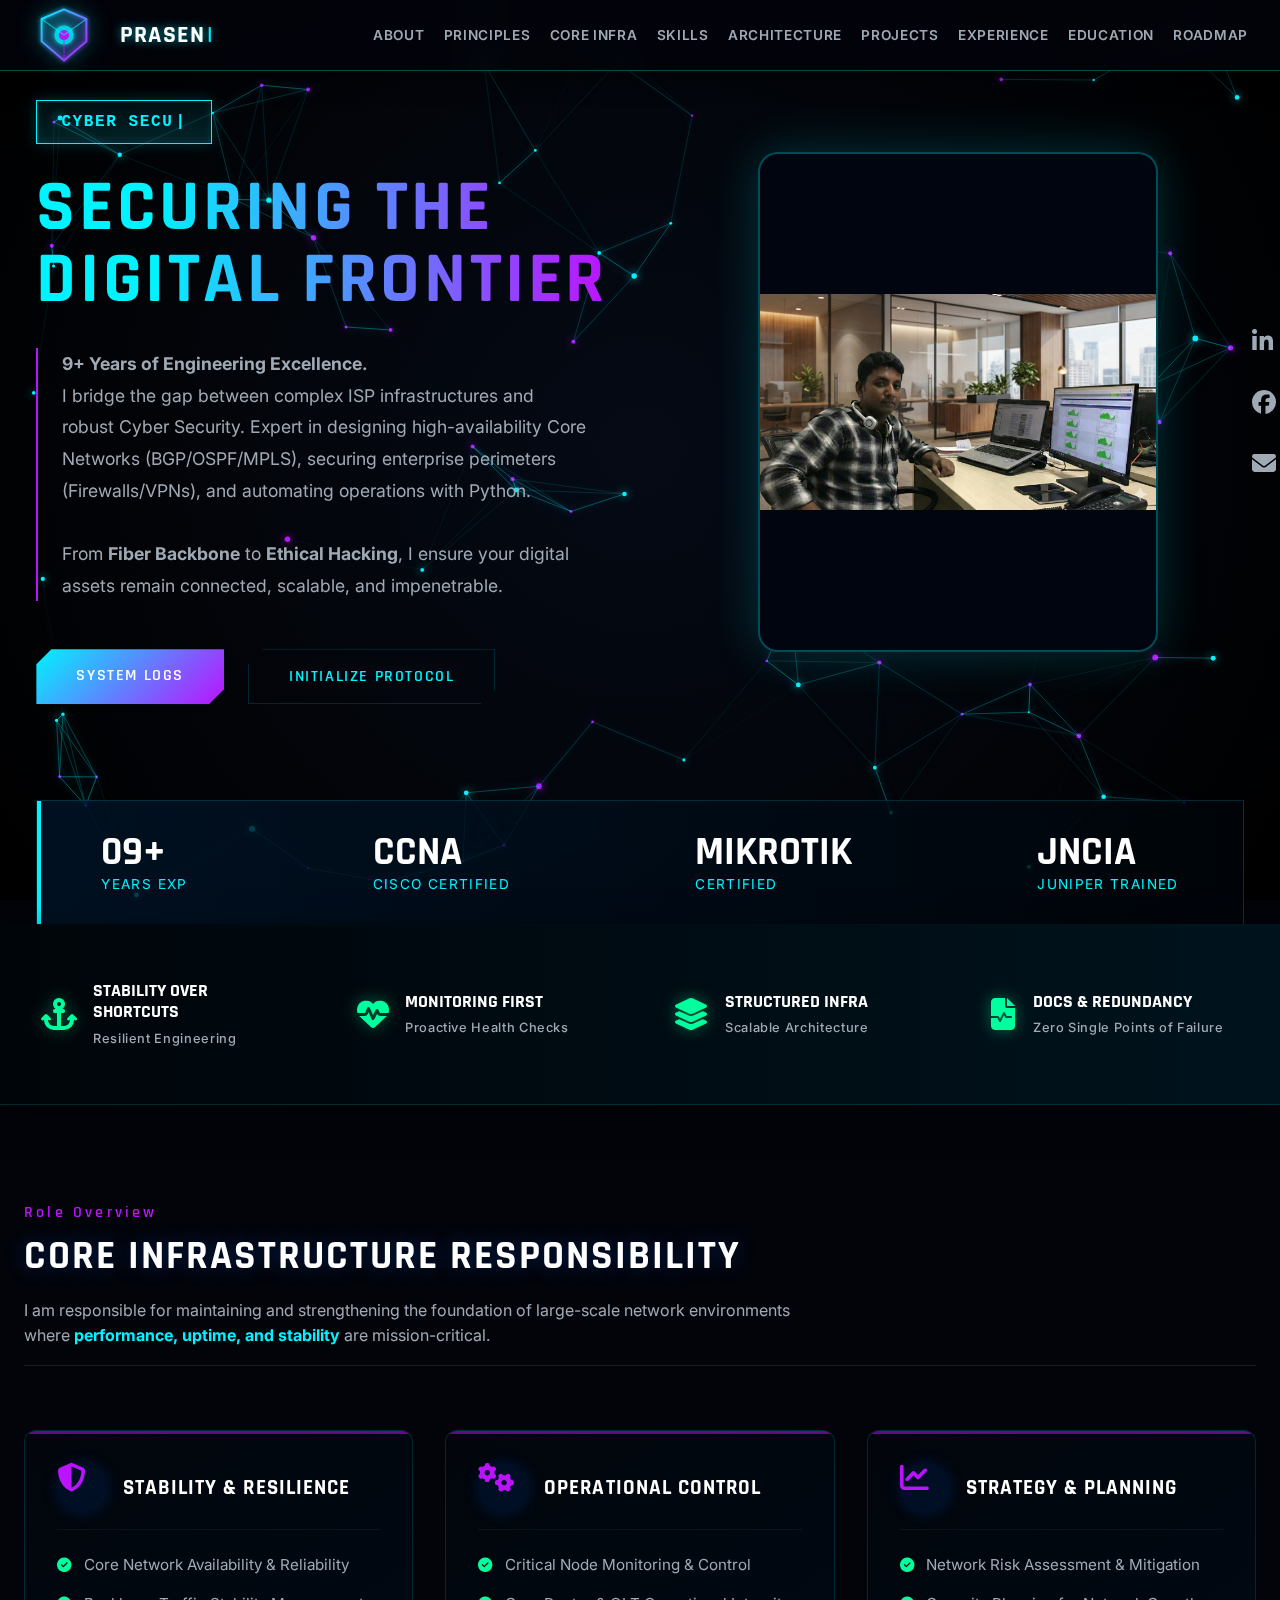
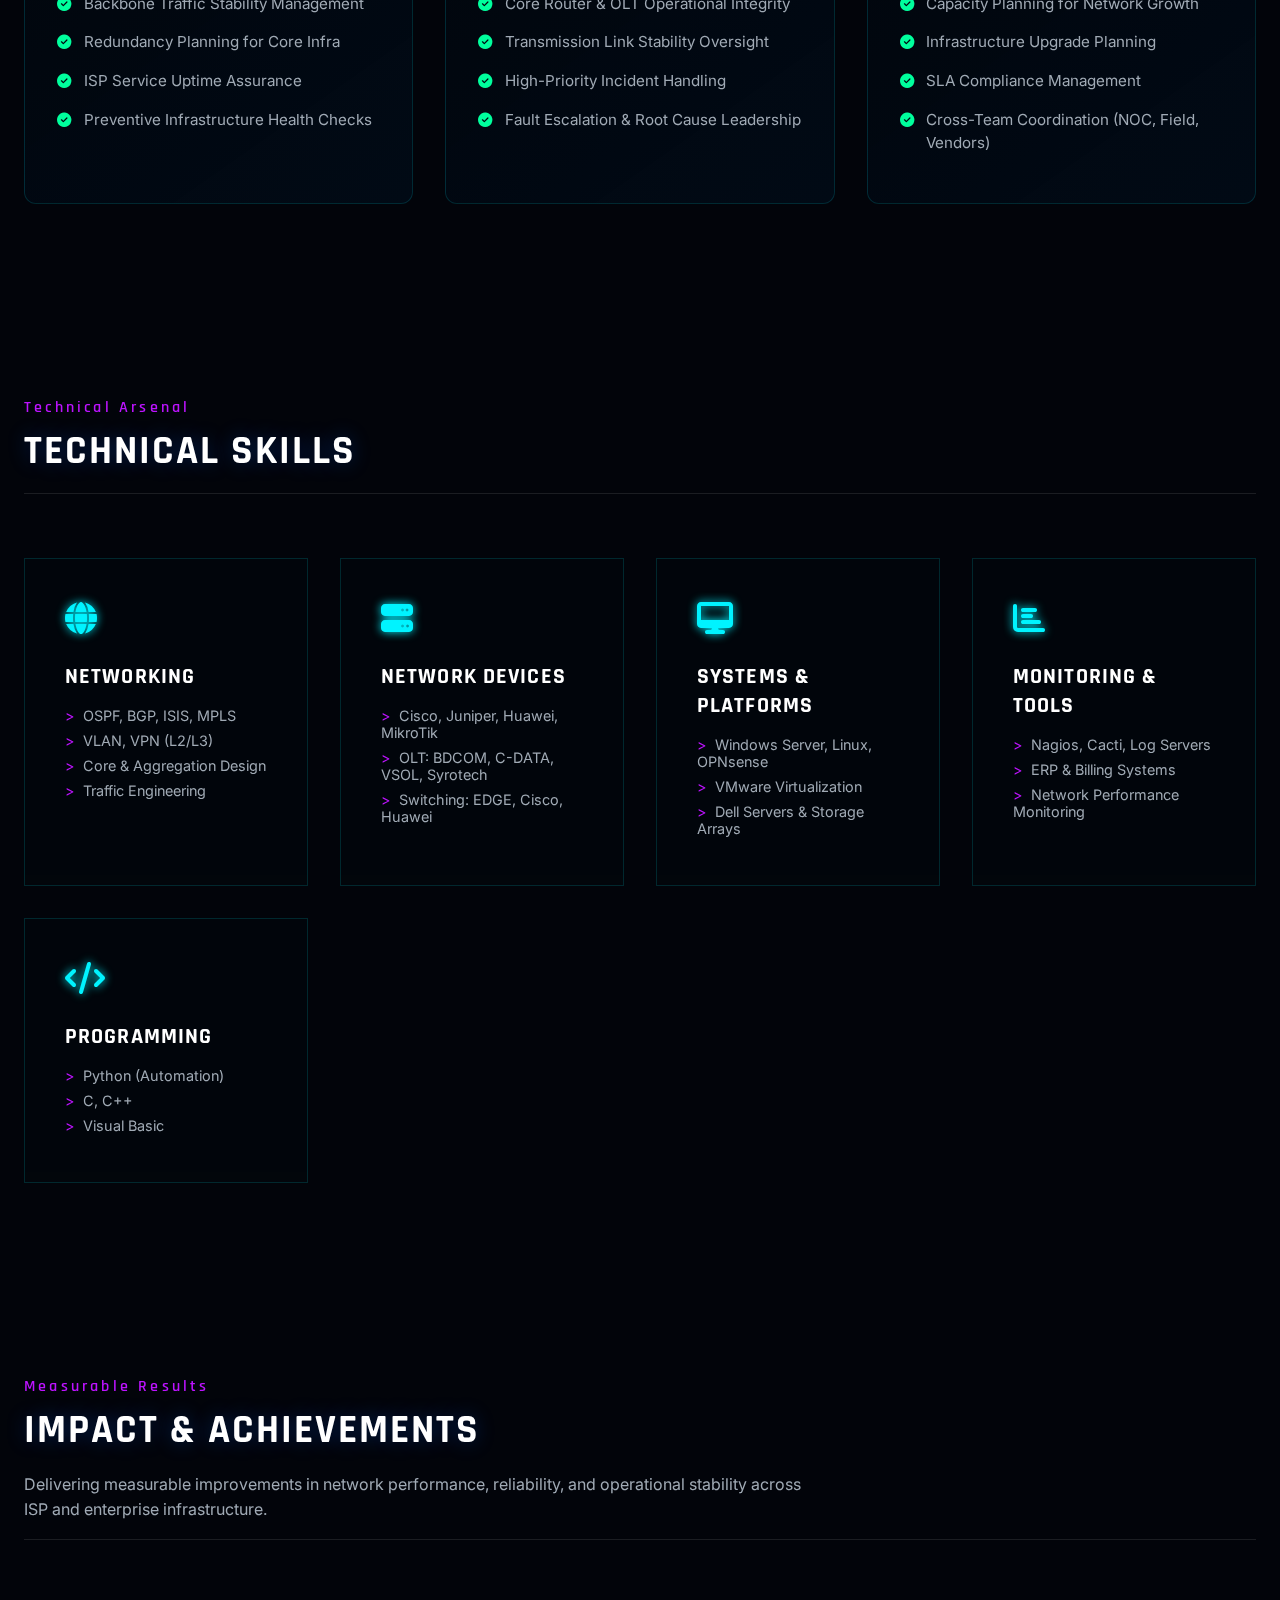
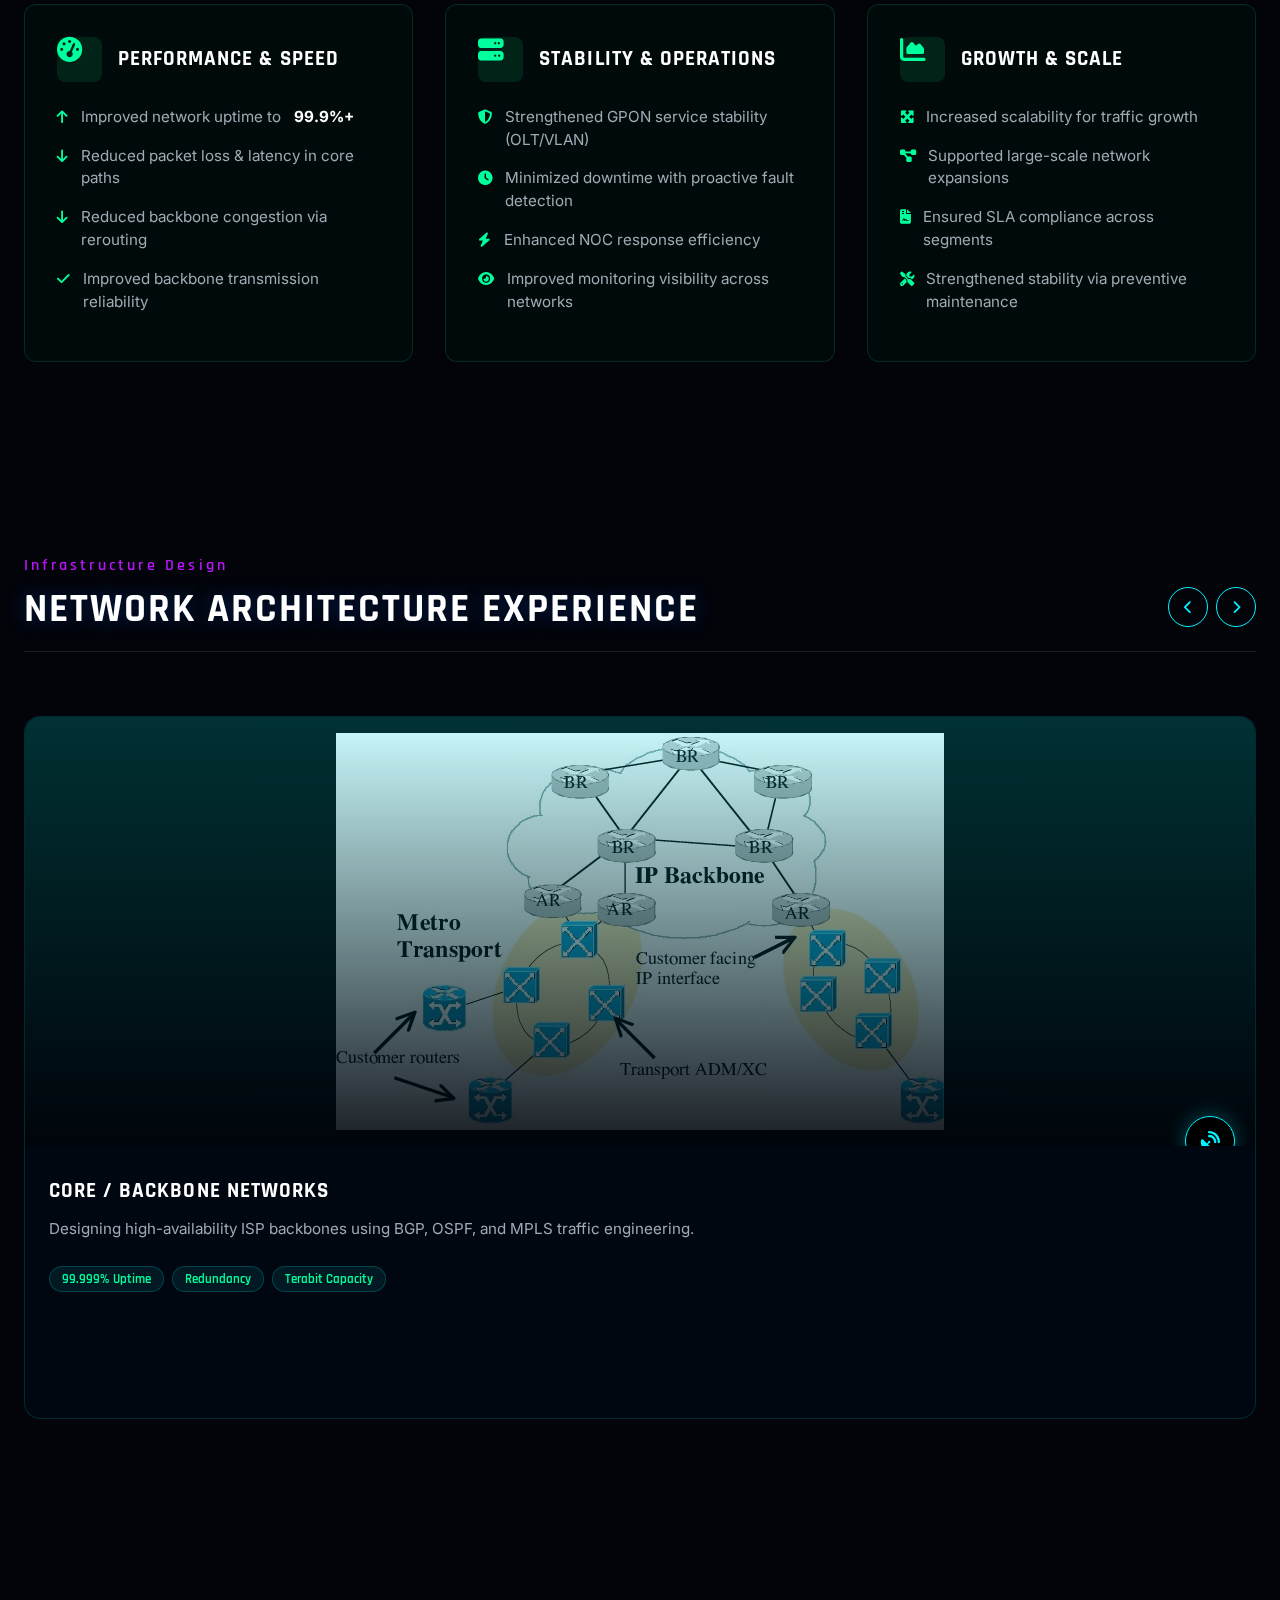
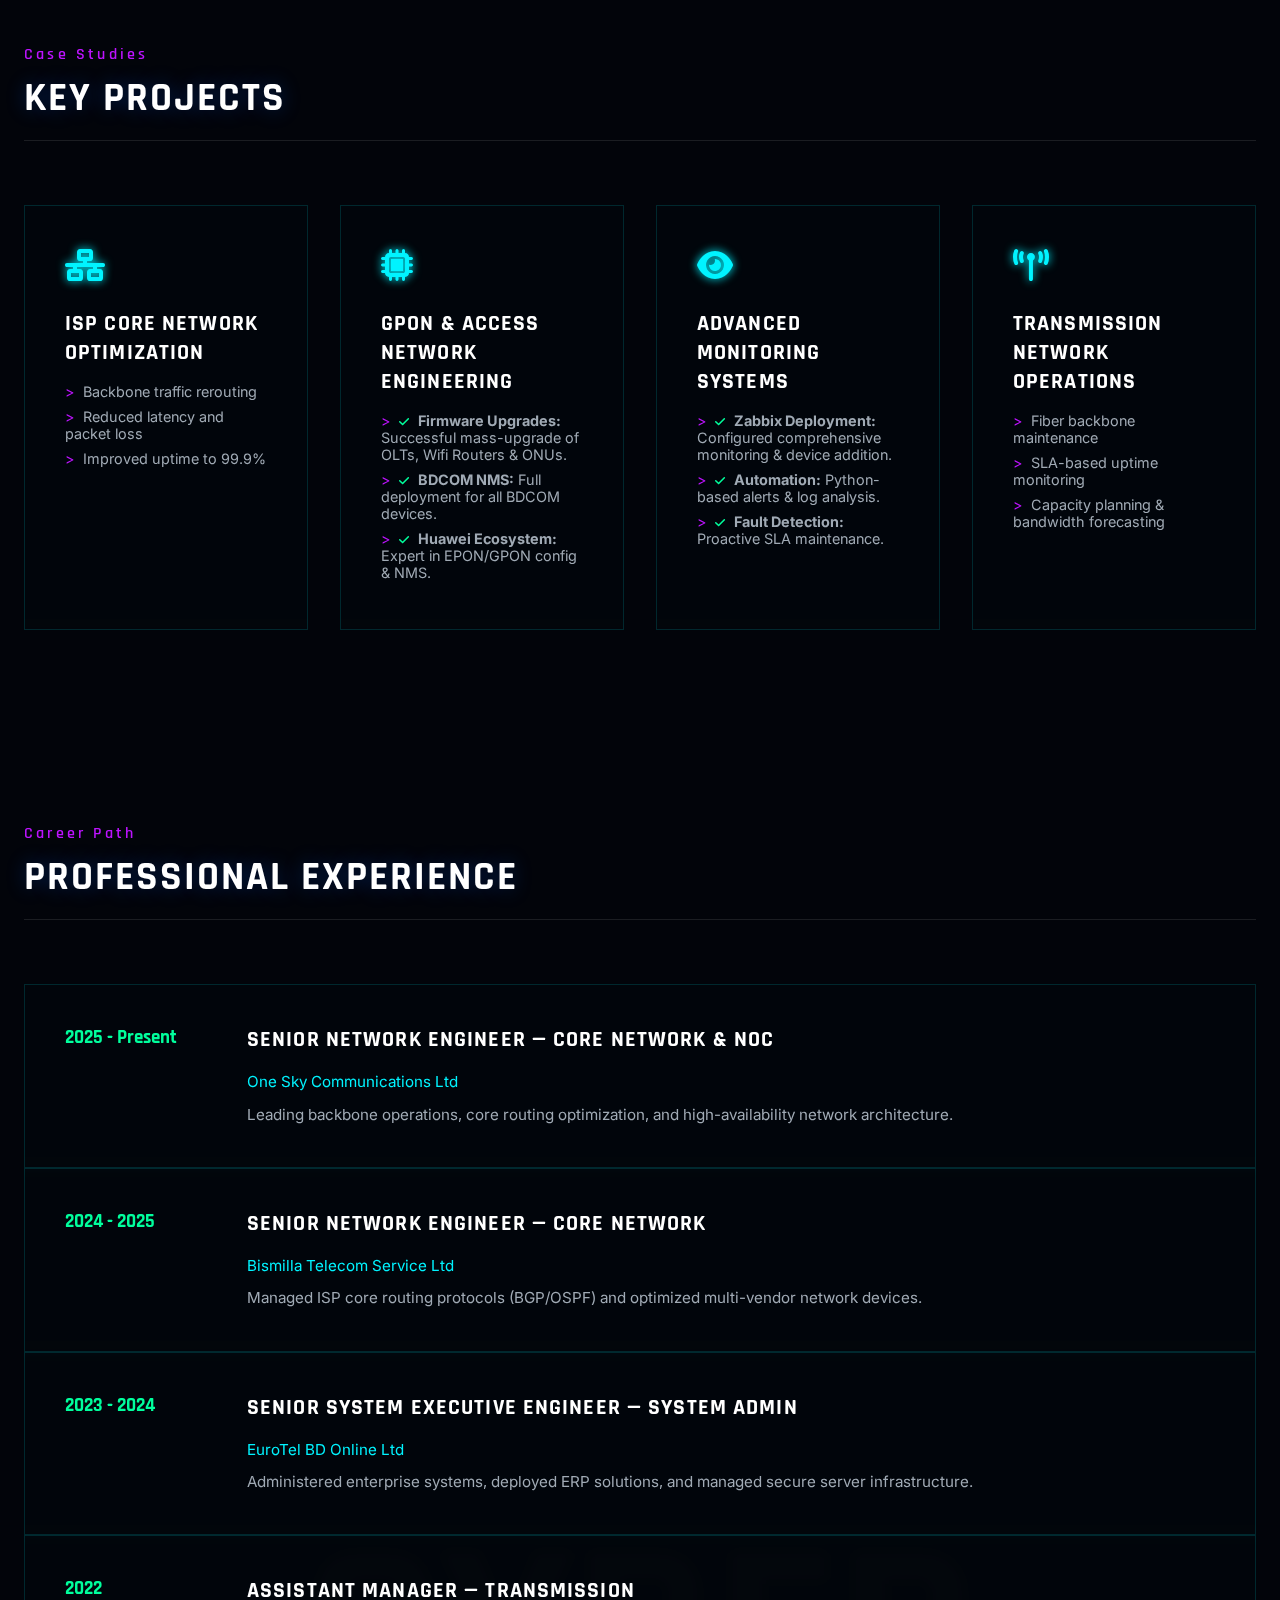
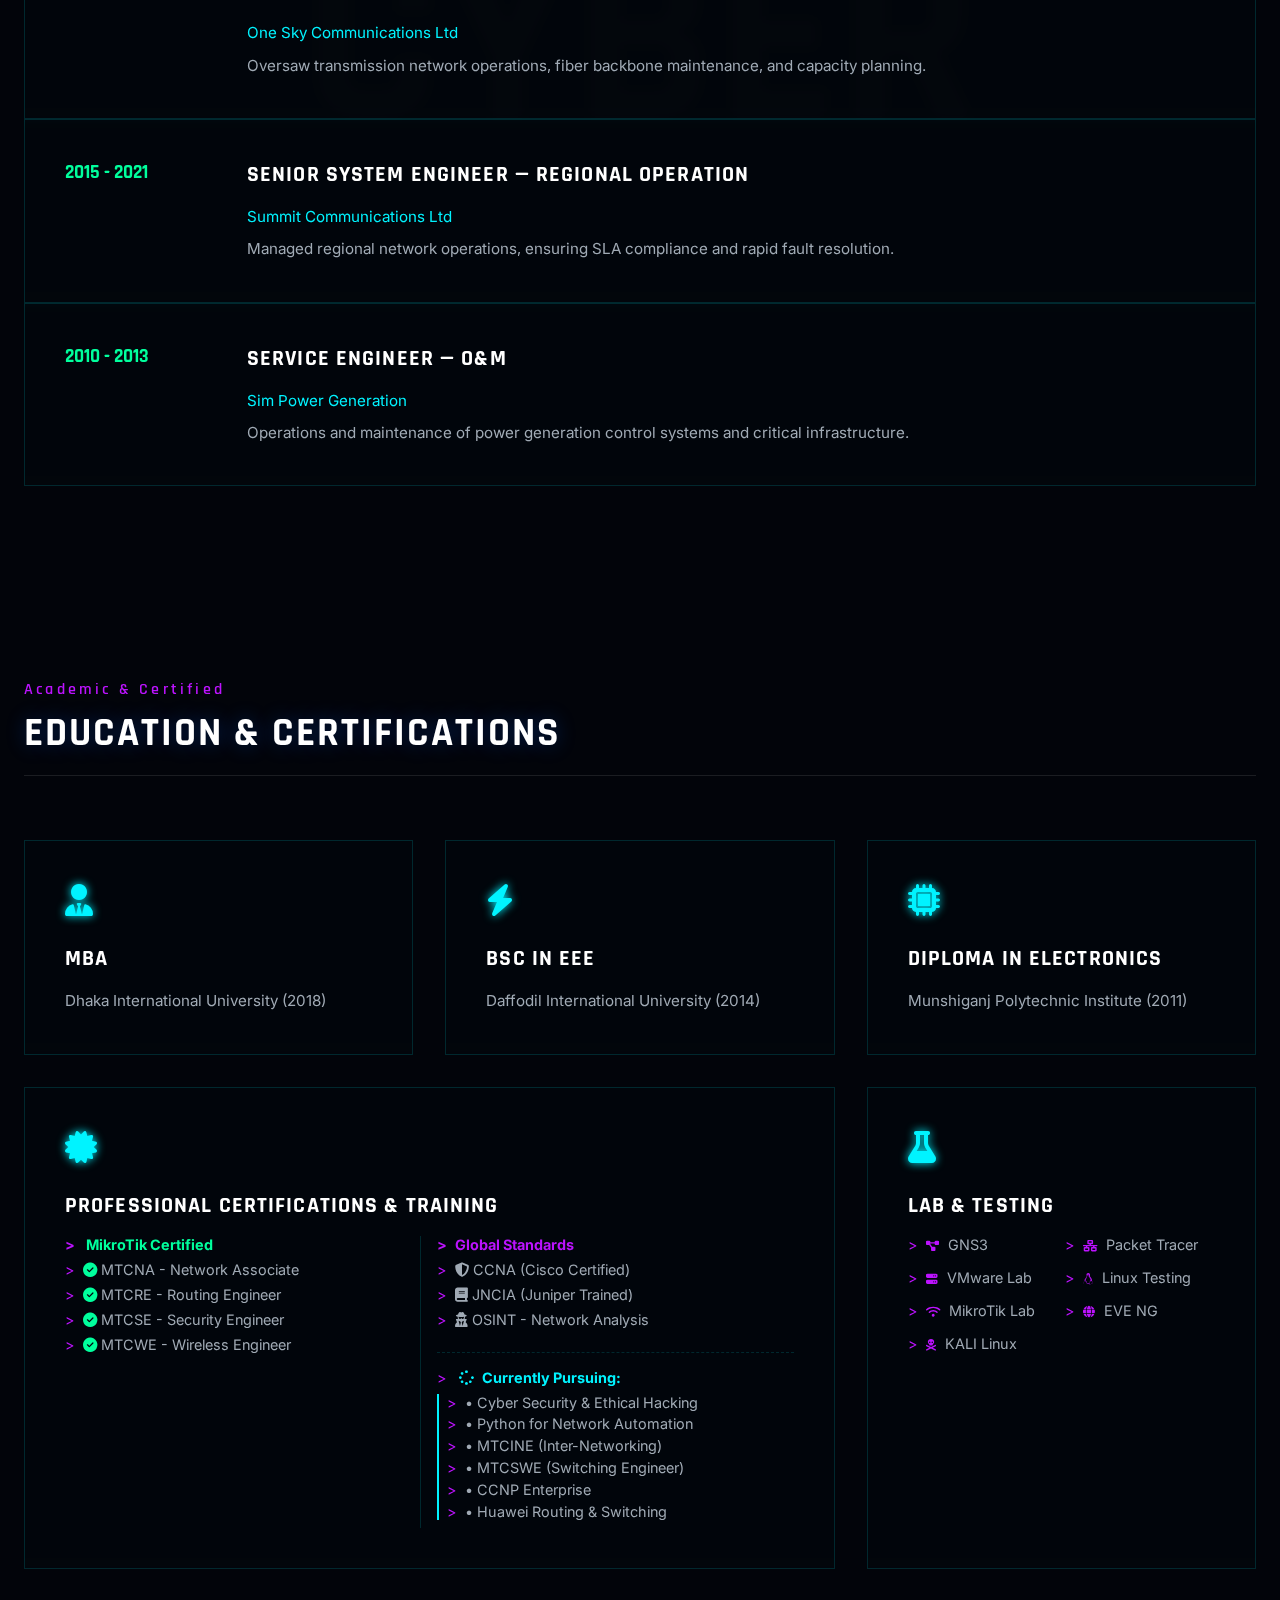
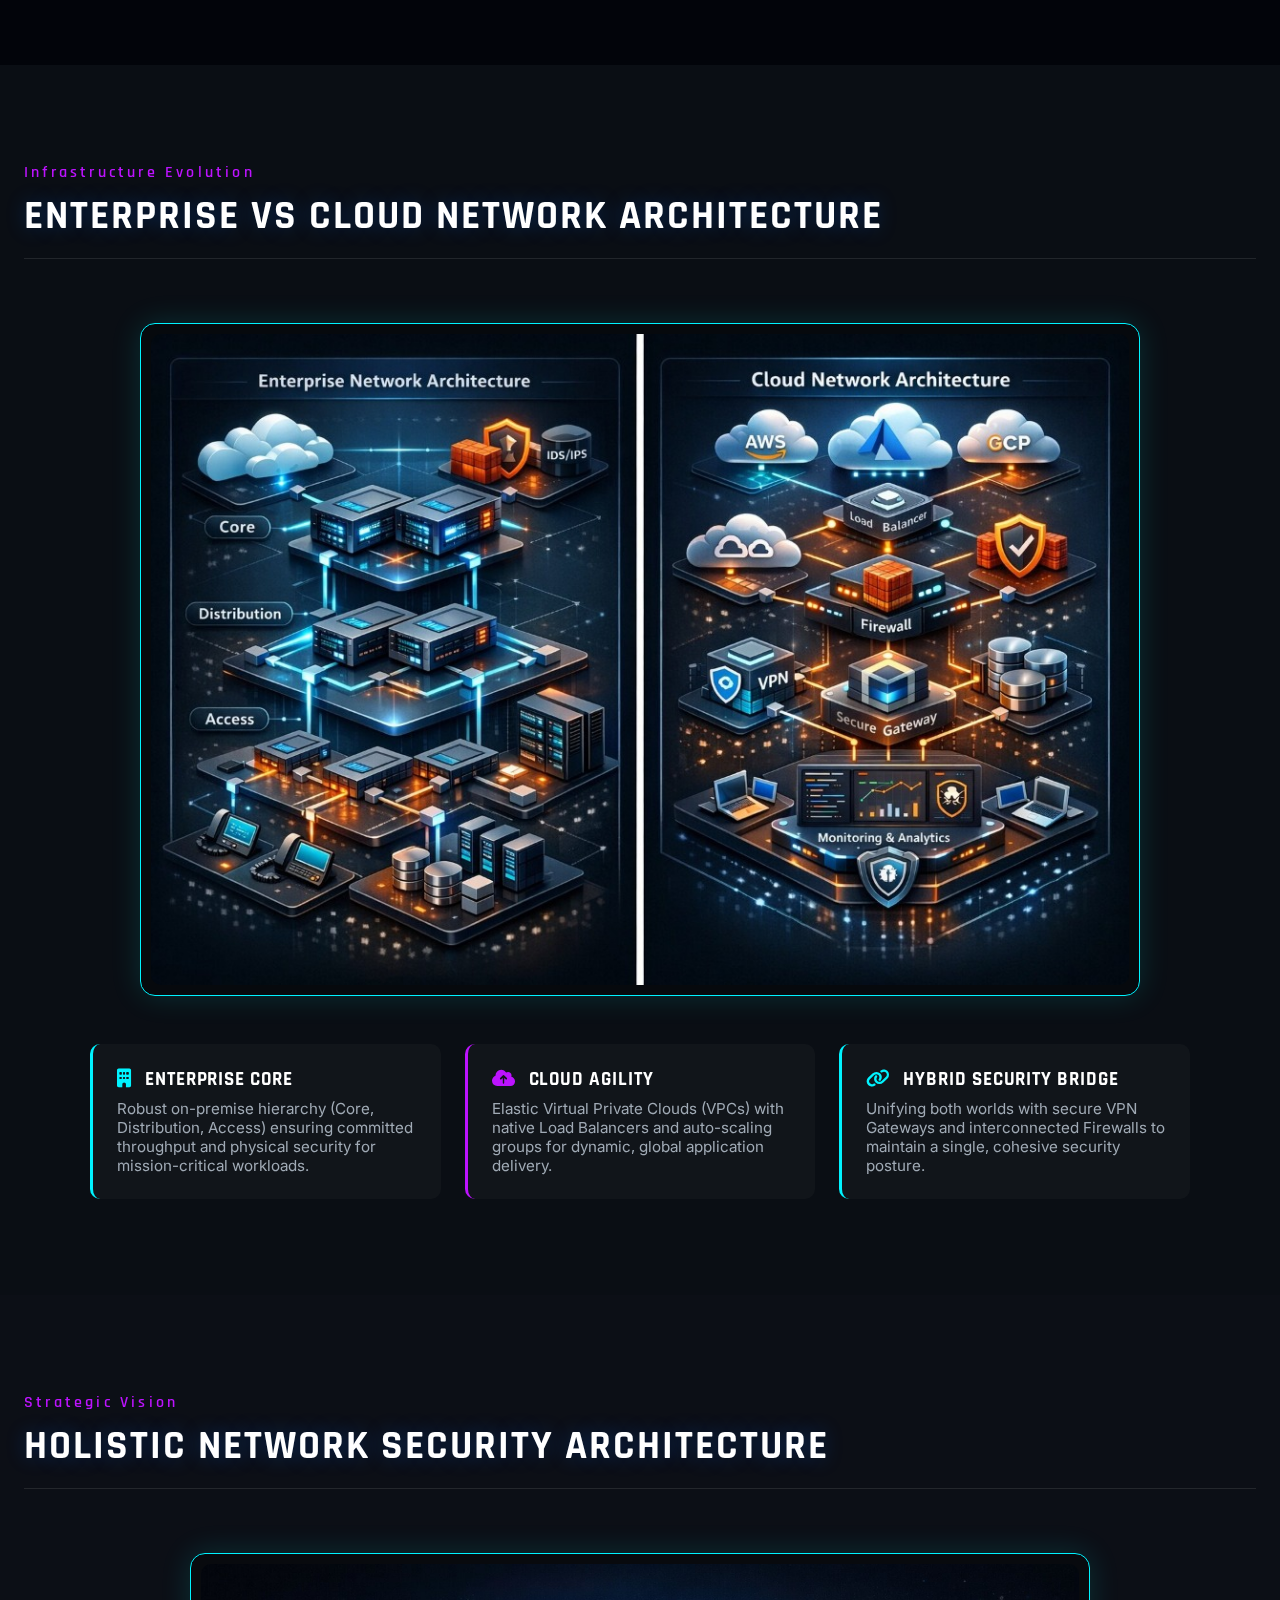
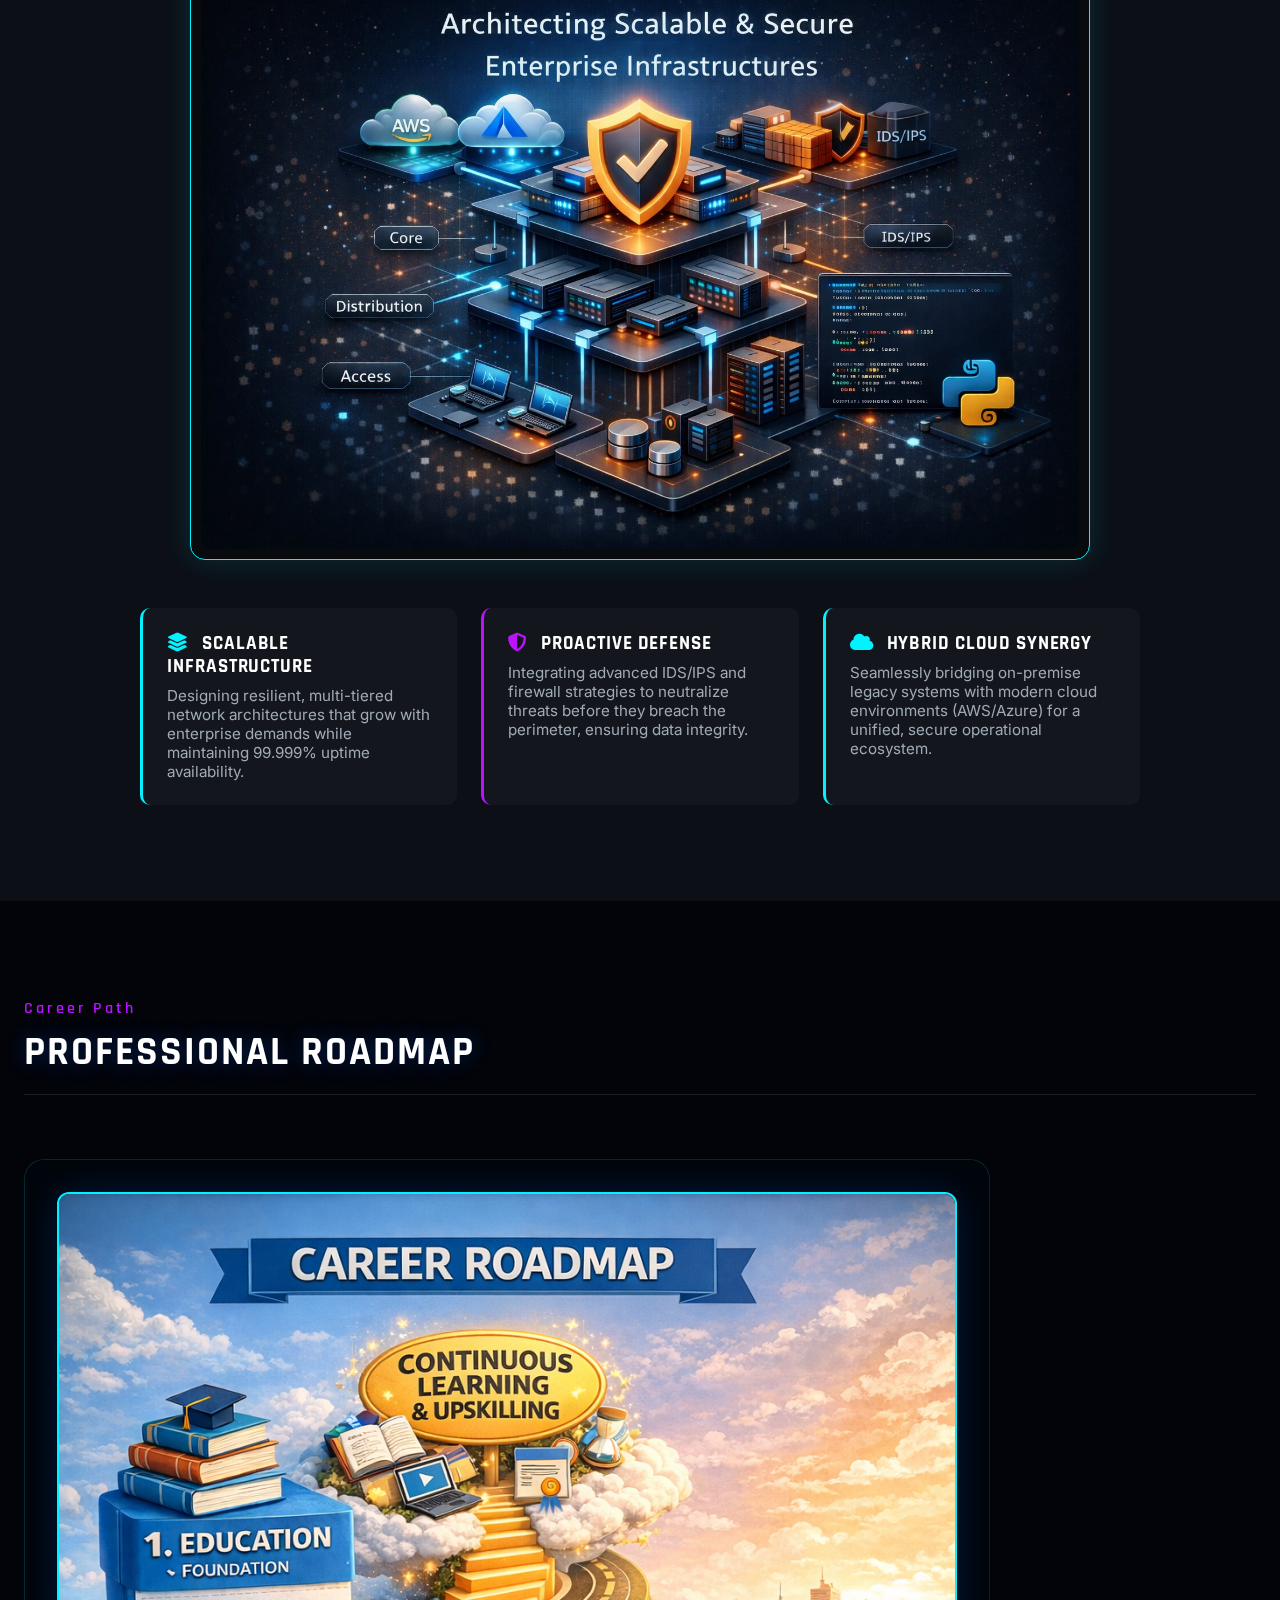
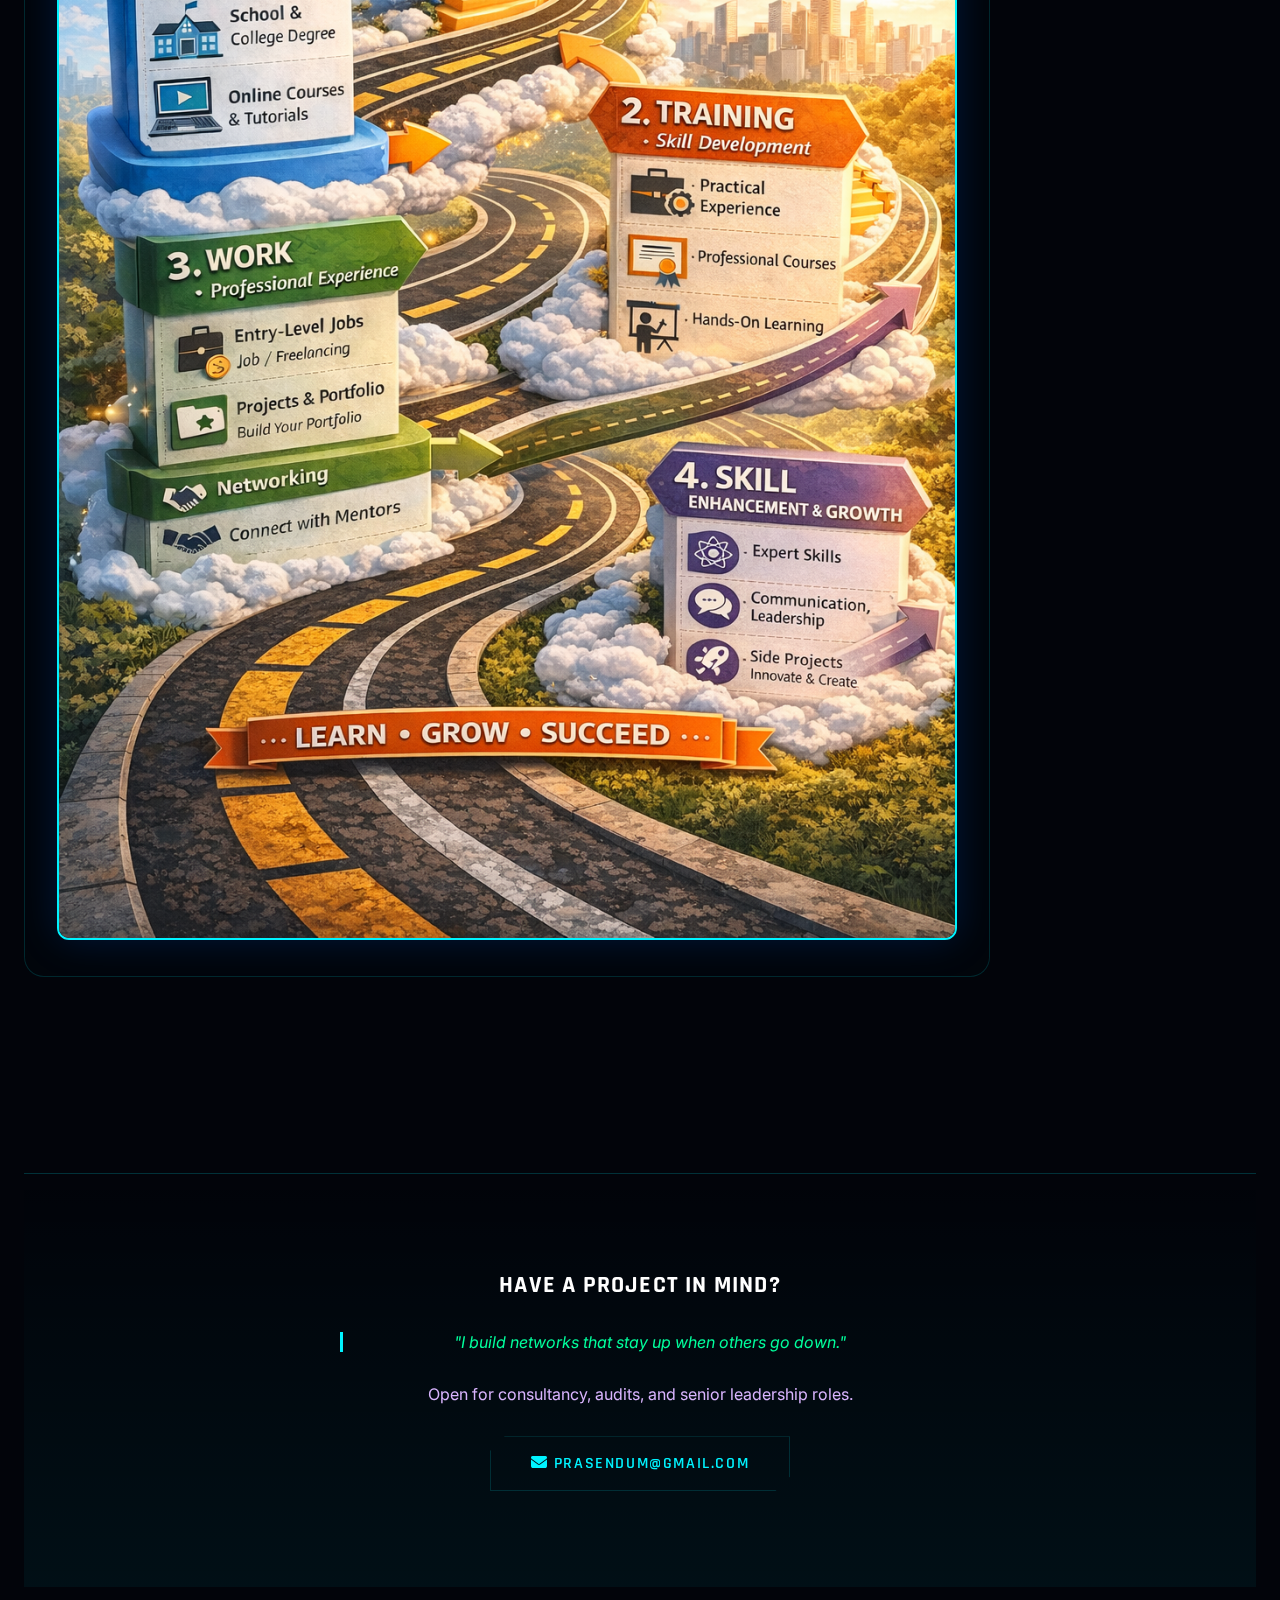
<file: index.html>
<!DOCTYPE html>
<html lang="en">

<head>
    <meta charset="UTF-8">
    <meta name="viewport" content="width=device-width, initial-scale=1.0">
    <title>PRASENDU MONDAL | Architecting Scalable & Secure Enterprise Infrastructures</title>
    <meta name="description"
        content="Portfolio of a Senior Network Engineer specializing in global infrastructure, cloud networking, and security architecture.">
    <link rel="preconnect" href="https://fonts.googleapis.com">
    <link rel="preconnect" href="https://fonts.gstatic.com" crossorigin>
    <link
        href="https://fonts.googleapis.com/css2?family=Rajdhani:wght@500;600;700&family=Outfit:wght@300;400;500;600;700;800&family=Inter:wght@300;400;500;600&display=swap"
        rel="stylesheet">
    <link rel="stylesheet" href="style.css">
    <link rel="stylesheet" href="https://cdnjs.cloudflare.com/ajax/libs/font-awesome/6.4.0/css/all.min.css">
</head>

<body>

    <!-- Canvas Background -->
    <canvas id="network-canvas"></canvas>

    <!-- Background Text (Decorative) -->
    <div class="bg-text">CYBER</div>

    <!-- Navigation -->
    <nav class="navbar">
        <div class="nav-container">
            <a href="#" class="logo">
                <!-- 3D Cyber Logo (Shield & Network) -->
                <!-- 3D Cyber Logo (Solid Shield) -->
                <svg class="logo-icon-3d" viewBox="0 0 100 100" fill="none" xmlns="http://www.w3.org/2000/svg"
                    width="60" height="60">
                    <defs>
                        <linearGradient id="shield-grad" x1="0%" y1="0%" x2="100%" y2="100%">
                            <stop offset="0%" style="stop-color:#00f3ff;stop-opacity:1" />
                            <stop offset="100%" style="stop-color:#bc13fe;stop-opacity:1" />
                        </linearGradient>
                        <filter id="neon-glow" x="-50%" y="-50%" width="200%" height="200%">
                            <feGaussianBlur stdDeviation="3" result="coloredBlur" />
                            <feMerge>
                                <feMergeNode in="coloredBlur" />
                                <feMergeNode in="SourceGraphic" />
                            </feMerge>
                        </filter>
                    </defs>
                    <!-- Solid Shield Background -->
                    <path d="M50 10 L85 25 V60 L50 90 L15 60 V25 Z" fill="url(#shield-grad)" opacity="0.2" />
                    <path d="M50 10 L85 25 V60 L50 90 L15 60 V25 Z" stroke="url(#shield-grad)" stroke-width="3"
                        filter="url(#neon-glow)" fill="none" />

                    <!-- Central Cyber Core -->
                    <circle cx="50" cy="50" r="15" fill="#00f3ff" filter="url(#neon-glow)" opacity="0.8" />
                    <circle cx="50" cy="50" r="8" fill="#bc13fe" />

                    <!-- Network Connections -->
                    <line x1="15" y1="25" x2="50" y2="50" stroke="#00f3ff" stroke-width="2" opacity="0.6" />
                    <line x1="85" y1="25" x2="50" y2="50" stroke="#00f3ff" stroke-width="2" opacity="0.6" />
                    <line x1="50" y1="90" x2="50" y2="50" stroke="#bc13fe" stroke-width="2" opacity="0.6" />
                </svg>
                <span id="logo-typewriter" class="logo-text"></span>
            </a>
            <div class="nav-links">
                <a href="#about">About</a>
                <a href="#principles">principles</a>
                <a href="#responsibilities">Core Infra</a>
                <a href="#skills">Skills</a>
                <a href="#architecture">Architecture</a>
                <a href="#projects">Projects</a>
                <a href="#experience">Experience</a>
                <a href="#education">Education</a>
                <a href="#roadmap">Roadmap</a>
            </div>

            <button class="mobile-toggle"><i class="fas fa-bars"></i></button>
        </div>
    </nav>

    <!-- Hero Section -->
    <header class="hero" id="about">
        <div class="container hero-content">
            <!-- Text Side -->
            <div class="hero-text">
                <div class="hero-role-badge">
                    <span class="typing-text"
                        data-roles='["Cyber Security Specialist", "Network Architect", "Core Infrastructure Engineer"]'></span>
                </div>
                <h1 class="hero-title">Securing The <br>Digital <span
                        style="color:var(--accent-secondary)">Frontier</span></h1>
                <p class="hero-subtitle">
                    <strong>9+ Years of Engineering Excellence.</strong><br>
                    I bridge the gap between complex ISP infrastructures and robust Cyber Security. Expert in designing
                    high-availability Core Networks (BGP/OSPF/MPLS), securing enterprise perimeters (Firewalls/VPNs),
                    and automating operations with Python.
                    <br><br>
                    From <strong>Fiber Backbone</strong> to <strong>Ethical Hacking</strong>, I ensure your digital
                    assets remain connected, scalable, and impenetrable.
                </p>
                <div class="hero-buttons">
                    <a href="#projects" class="btn btn-primary">System Logs</a>
                    <a href="#contact" class="btn btn-glass">Initialize Protocol</a>
                </div>
            </div>

            <!-- Image Side -->
            <div class="hero-image-container">
                <!-- Hero Image Slider -->
                <div class="hero-slider">
                    <img src="profile2.jpg" alt="Prasendu Mondal Workstation" class="hero-slide active">
                    <img src="profile3.jpg" alt="Prasendu Mondal" class="hero-slide"
                        style="object-position: top center;">
                    <img src="profile.jpg" alt="Prasendu Mondal" class="hero-slide">
                </div>

                <!-- Social Sidebar (Absolute) -->
                <div class="social-sidebar">
                    <a href="https://www.linkedin.com/in/prasendu-mondal/" target="_blank" class="social-icon"><i
                            class="fab fa-linkedin-in"></i></a>
                    <a href="https://www.facebook.com/engineer.prasendu.mondal" target="_blank" class="social-icon"><i
                            class="fab fa-facebook"></i></a>
                    <a href="mailto:prasendum@gmail.com" class="social-icon"><i class="fas fa-envelope"></i></a>
                </div>
            </div>

            <!-- Floating Stats Bar -->
            <div class="stats-bar">
                <div class="stat-item">
                    <span class="stat-val">09+</span>
                    <span class="stat-key">Years Exp</span>
                </div>
                <div class="stat-item">
                    <span class="stat-val">CCNA</span>
                    <span class="stat-key">Cisco Certified</span>
                </div>
                <div class="stat-item">
                    <span class="stat-val">MIKROTIK</span>
                    <span class="stat-key">CERTIFIED</span>
                </div>
                <div class="stat-item">
                    <span class="stat-val">JNCIA</span>
                    <span class="stat-key">Juniper Trained</span>
                </div>
            </div>
        </div>
    </header>

    <!-- Professional Principles (New Section) -->
    <section class="principles-bar" id="principles">
        <div class="container principles-grid">
            <!-- 1. Stability -->
            <div class="principle-item">
                <i class="fas fa-anchor principle-icon"></i>
                <div class="principle-text">
                    <h4>Stability over Shortcuts</h4>
                    <span>Resilient Engineering</span>
                </div>
            </div>
            <!-- 2. Monitoring -->
            <div class="principle-item">
                <i class="fas fa-heartbeat principle-icon"></i>
                <div class="principle-text">
                    <h4>Monitoring First</h4>
                    <span>Proactive Health Checks</span>
                </div>
            </div>
            <!-- 3. Structure -->
            <div class="principle-item">
                <i class="fas fa-layer-group principle-icon"></i>
                <div class="principle-text">
                    <h4>Structured Infra</h4>
                    <span>Scalable Architecture</span>
                </div>
            </div>
            <!-- 4. Documentation -->
            <div class="principle-item">
                <i class="fas fa-file-medical-alt principle-icon"></i>
                <div class="principle-text">
                    <h4>Docs & Redundancy</h4>
                    <span>Zero Single Points of Failure</span>
                </div>
            </div>
        </div>
    </section>

    <!-- Core Infrastructure Responsibility (New Section) -->
    <section id="responsibilities" class="section">
        <div class="container">
            <div class="section-header">
                <span class="section-tag">Role Overview</span>
                <h2 class="section-title">Core Infrastructure Responsibility</h2>
                <p style="color:var(--text-gray); max-width: 800px; margin-top:1rem; line-height:1.6;">
                    I am responsible for maintaining and strengthening the foundation of large-scale network
                    environments
                    where <strong style="color:var(--accent-primary)">performance, uptime, and stability</strong> are
                    mission-critical.
                </p>
            </div>

            <div class="resp-grid">
                <!-- Group 1: Stability & Reliability -->
                <div class="resp-card">
                    <div class="resp-header">
                        <i class="fas fa-shield-alt resp-icon-main"></i>
                        <h3>Stability & Resilience</h3>
                    </div>
                    <ul class="resp-list">
                        <li><i class="fas fa-check-circle"></i> Core Network Availability & Reliability</li>
                        <li><i class="fas fa-check-circle"></i> Backbone Traffic Stability Management</li>
                        <li><i class="fas fa-check-circle"></i> Redundancy Planning for Core Infra</li>
                        <li><i class="fas fa-check-circle"></i> ISP Service Uptime Assurance</li>
                        <li><i class="fas fa-check-circle"></i> Preventive Infrastructure Health Checks</li>
                    </ul>
                </div>

                <!-- Group 2: Operations & Control -->
                <div class="resp-card">
                    <div class="resp-header">
                        <i class="fas fa-cogs resp-icon-main"></i>
                        <h3>Operational Control</h3>
                    </div>
                    <ul class="resp-list">
                        <li><i class="fas fa-check-circle"></i> Critical Node Monitoring & Control</li>
                        <li><i class="fas fa-check-circle"></i> Core Router & OLT Operational Integrity</li>
                        <li><i class="fas fa-check-circle"></i> Transmission Link Stability Oversight</li>
                        <li><i class="fas fa-check-circle"></i> High-Priority Incident Handling</li>
                        <li><i class="fas fa-check-circle"></i> Fault Escalation & Root Cause Leadership</li>
                    </ul>
                </div>

                <!-- Group 3: Strategic Planning -->
                <div class="resp-card">
                    <div class="resp-header">
                        <i class="fas fa-chart-line resp-icon-main"></i>
                        <h3>Strategy & Planning</h3>
                    </div>
                    <ul class="resp-list">
                        <li><i class="fas fa-check-circle"></i> Network Risk Assessment & Mitigation</li>
                        <li><i class="fas fa-check-circle"></i> Capacity Planning for Network Growth</li>
                        <li><i class="fas fa-check-circle"></i> Infrastructure Upgrade Planning</li>
                        <li><i class="fas fa-check-circle"></i> SLA Compliance Management</li>
                        <li><i class="fas fa-check-circle"></i> Cross-Team Coordination (NOC, Field, Vendors)</li>
                    </ul>
                </div>
            </div>
        </div>
    </section>

    <!-- Services / Competencies -->
    <section id="skills" class="section">
        <div class="container">
            <div class="section-header">
                <span class="section-tag">Technical Arsenal</span>
                <h2 class="section-title">Technical Skills</h2>
            </div>

            <div class="skills-grid">
                <!-- Networking -->
                <div class="card">
                    <div class="card-icon"><i class="fas fa-globe"></i></div>
                    <h3>Networking</h3>
                    <ul>
                        <li>OSPF, BGP, ISIS, MPLS</li>
                        <li>VLAN, VPN (L2/L3)</li>
                        <li>Core & Aggregation Design</li>
                        <li>Traffic Engineering</li>
                    </ul>
                </div>
                <!-- Devices -->
                <div class="card">
                    <div class="card-icon"><i class="fas fa-server"></i></div>
                    <h3>Network Devices</h3>
                    <ul>
                        <li>Cisco, Juniper, Huawei, MikroTik</li>
                        <li>OLT: BDCOM, C-DATA, VSOL, Syrotech</li>
                        <li>Switching: EDGE, Cisco, Huawei</li>
                    </ul>
                </div>
                <!-- Systems -->
                <div class="card">
                    <div class="card-icon"><i class="fas fa-desktop"></i></div>
                    <h3>Systems & Platforms</h3>
                    <ul>
                        <li>Windows Server, Linux, OPNsense</li>
                        <li>VMware Virtualization</li>
                        <li>Dell Servers & Storage Arrays</li>
                    </ul>
                </div>
                <!-- Monitoring -->
                <div class="card">
                    <div class="card-icon"><i class="fas fa-chart-bar"></i></div>
                    <h3>Monitoring & Tools</h3>
                    <ul>
                        <li>Nagios, Cacti, Log Servers</li>
                        <li>ERP & Billing Systems</li>
                        <li>Network Performance Monitoring</li>
                    </ul>
                </div>
                <!-- Programming -->
                <div class="card">
                    <div class="card-icon"><i class="fas fa-code"></i></div>
                    <h3>Programming</h3>
                    <ul>
                        <li>Python (Automation)</li>
                        <li>C, C++</li>
                        <li>Visual Basic</li>
                    </ul>
                </div>
            </div>
        </div>
    </section>

    <!-- Impact & Achievements (New Section) -->
    <section id="impact" class="section">
        <div class="container">
            <div class="section-header">
                <span class="section-tag">Measurable Results</span>
                <h2 class="section-title">Impact & Achievements</h2>
                <p style="color:var(--text-gray); max-width: 800px; margin-top:1rem; line-height:1.6;">
                    Delivering measurable improvements in network performance, reliability, and operational stability
                    across ISP and enterprise infrastructure.
                </p>
            </div>

            <div class="impact-grid">
                <!-- Group 1: Performance Optimization -->
                <div class="impact-card">
                    <div class="impact-header">
                        <i class="fas fa-tachometer-alt impact-icon"></i>
                        <h3>Performance & Speed</h3>
                    </div>
                    <ul class="impact-list">
                        <li><i class="fas fa-arrow-up"></i> Improved network uptime to <strong>99.9%+</strong></li>
                        <li><i class="fas fa-arrow-down"></i> Reduced packet loss & latency in core paths</li>
                        <li><i class="fas fa-arrow-down"></i> Reduced backbone congestion via rerouting</li>
                        <li><i class="fas fa-check"></i> Improved backbone transmission reliability</li>
                    </ul>
                </div>

                <!-- Group 2: Stability & NOC -->
                <div class="impact-card">
                    <div class="impact-header">
                        <i class="fas fa-server impact-icon"></i>
                        <h3>Stability & Operations</h3>
                    </div>
                    <ul class="impact-list">
                        <li><i class="fas fa-shield-alt"></i> Strengthened GPON service stability (OLT/VLAN)</li>
                        <li><i class="fas fa-clock"></i> Minimized downtime with proactive fault detection</li>
                        <li><i class="fas fa-bolt"></i> Enhanced NOC response efficiency</li>
                        <li><i class="fas fa-eye"></i> Improved monitoring visibility across networks</li>
                    </ul>
                </div>

                <!-- Group 3: Growth & Strategy -->
                <div class="impact-card">
                    <div class="impact-header">
                        <i class="fas fa-chart-area impact-icon"></i>
                        <h3>Growth & Scale</h3>
                    </div>
                    <ul class="impact-list">
                        <li><i class="fas fa-expand-arrows-alt"></i> Increased scalability for traffic growth</li>
                        <li><i class="fas fa-project-diagram"></i> Supported large-scale network expansions</li>
                        <li><i class="fas fa-file-contract"></i> Ensured SLA compliance across segments</li>
                        <li><i class="fas fa-tools"></i> Strengthened stability via preventive maintenance</li>
                    </ul>
                </div>
            </div>
        </div>
    </section>

    <!-- Network Architecture Experience -->
    <section id="architecture" class="section">
        <div class="container">
            <div class="section-header">
                <span class="section-tag">Infrastructure Design</span>
                <h2 class="section-title">Network Architecture Experience</h2>
                <div class="carousel-controls">
                    <button id="arch-prev" class="nav-btn"><i class="fas fa-chevron-left"></i></button>
                    <button id="arch-next" class="nav-btn"><i class="fas fa-chevron-right"></i></button>
                </div>
            </div>

            <!-- Scroll Carousel -->
            <div class="arch-carousel" id="archCarousel">

                <!-- Slide 1: Core / Backbone -->
                <div class="arch-card">
                    <div class="arch-img-box">
                        <img src="network-backbone.jpg" alt="Core Network Backbone">
                        <div class="arch-overlay"></div>
                        <div class="arch-icon"><i class="fas fa-satellite-dish"></i></div>
                    </div>
                    <div class="arch-content">
                        <h3>Core / Backbone Networks</h3>
                        <p>Designing high-availability ISP backbones using BGP, OSPF, and MPLS traffic engineering.</p>
                        <ul class="arch-tags">
                            <li>99.999% Uptime</li>
                            <li>Redundancy</li>
                            <li>Terabit Capacity</li>
                        </ul>
                    </div>
                </div>

                <!-- Slide 2: GPON / EPON -->
                <div class="arch-card">
                    <div class="arch-img-box">
                        <img src="network-gpon.jpg" alt="GPON Infrastructure">
                        <div class="arch-overlay"></div>
                        <div class="arch-icon"><i class="fas fa-network-wired"></i></div>
                    </div>
                    <div class="arch-content">
                        <h3>GPON / EPON Infrastructure</h3>
                        <p>End-to-end FTTx solutions managing OLTs, ODN planning, and last-mile fiber connectivity.</p>
                        <ul class="arch-tags">
                            <li>FTTx Design</li>
                            <li>Smart Splitters</li>
                            <li>ONU Mgmt</li>
                        </ul>
                    </div>
                </div>

                <!-- Slide 3: Aggregation -->
                <div class="arch-card">
                    <div class="arch-img-box">
                        <img src="network-mpls.jpg" alt="Aggregation Layer">
                        <div class="arch-overlay"></div>
                        <div class="arch-icon"><i class="fas fa-sitemap"></i></div>
                    </div>
                    <div class="arch-content">
                        <h3>Aggregation & Access Layers</h3>
                        <p>Optimizing Metro-E and access loops for enterprise client delivery and seamless VLAN routing.
                        </p>
                        <ul class="arch-tags">
                            <li>L2/L3 VPN</li>
                            <li>QoS Policies</li>
                            <li>Metro Ethernet</li>
                        </ul>
                    </div>
                </div>

                <!-- Slide 4: NOC Monitoring -->
                <div class="arch-card">
                    <div class="arch-img-box">
                        <img src="network-peering.jpg" alt="NOC Monitoring">
                        <div class="arch-overlay"></div>
                        <div class="arch-icon"><i class="fas fa-desktop"></i></div>
                    </div>
                    <div class="arch-content">
                        <h3>NOC Monitoring Environments</h3>
                        <p>Building 24/7 distinct NOC ecosystems with proactive alerting and real-time visualization.
                        </p>
                        <ul class="arch-tags">
                            <li>Zabbix/Grafana</li>
                            <li>Auto-Alerting</li>
                            <li>SLA Tracking</li>
                        </ul>
                    </div>
                </div>

            </div>
        </div>
    </section>

    <!-- Key Projects -->
    <section id="projects" class="section">
        <div class="container">
            <div class="section-header">
                <span class="section-tag">Case Studies</span>
                <h2 class="section-title">Key Projects</h2>
            </div>
            <div class="grid-cards">
                <div class="card">
                    <div class="card-icon"><i class="fas fa-network-wired"></i></div>
                    <h3>ISP Core Network Optimization</h3>
                    <ul>
                        <li>Backbone traffic rerouting</li>
                        <li>Reduced latency and packet loss</li>
                        <li>Improved uptime to 99.9%</li>
                    </ul>
                </div>
                <div class="card">
                    <div class="card-icon"><i class="fas fa-microchip"></i></div>
                    <h3>GPON & Access Network Engineering</h3>
                    <ul>
                        <li><i class="fas fa-check"
                                style="color:var(--accent-highlight); margin-right:5px; font-size:0.8em;"></i>
                            <strong>Firmware Upgrades:</strong> Successful mass-upgrade of OLTs, Wifi Routers & ONUs.
                        </li>
                        <li><i class="fas fa-check"
                                style="color:var(--accent-highlight); margin-right:5px; font-size:0.8em;"></i>
                            <strong>BDCOM NMS:</strong> Full deployment for all BDCOM devices.
                        </li>
                        <li><i class="fas fa-check"
                                style="color:var(--accent-highlight); margin-right:5px; font-size:0.8em;"></i>
                            <strong>Huawei Ecosystem:</strong> Expert in EPON/GPON config & NMS.
                        </li>
                    </ul>
                </div>
                <div class="card">
                    <div class="card-icon"><i class="fas fa-eye"></i></div>
                    <h3>Advanced Monitoring Systems</h3>
                    <ul>
                        <li><i class="fas fa-check"
                                style="color:var(--accent-highlight); margin-right:5px; font-size:0.8em;"></i>
                            <strong>Zabbix Deployment:</strong> Configured comprehensive monitoring & device addition.
                        </li>
                        <li><i class="fas fa-check"
                                style="color:var(--accent-highlight); margin-right:5px; font-size:0.8em;"></i>
                            <strong>Automation:</strong> Python-based alerts & log analysis.
                        </li>
                        <li><i class="fas fa-check"
                                style="color:var(--accent-highlight); margin-right:5px; font-size:0.8em;"></i>
                            <strong>Fault Detection:</strong> Proactive SLA maintenance.
                        </li>
                    </ul>
                </div>
                <div class="card">
                    <div class="card-icon"><i class="fas fa-broadcast-tower"></i></div>
                    <h3>Transmission Network Operations</h3>
                    <ul>
                        <li>Fiber backbone maintenance</li>
                        <li>SLA-based uptime monitoring</li>
                        <li>Capacity planning & bandwidth forecasting</li>
                    </ul>
                </div>
            </div>
        </div>
    </section>

    <!-- Experience Timeline -->
    <section id="experience" class="section">
        <div class="container">
            <div class="section-header">
                <span class="section-tag">Career Path</span>
                <h2 class="section-title">Professional Experience</h2>
            </div>

            <div class="timeline">
                <!-- Role 1 -->
                <div class="card experience-item">
                    <span class="exp-date">2025 - Present</span>
                    <div class="exp-content">
                        <h3>Senior Network Engineer — Core Network & NOC</h3>
                        <p style="color:var(--accent-primary); margin-bottom:0.5rem">One Sky Communications Ltd</p>
                        <p>Leading backbone operations, core routing optimization, and high-availability network
                            architecture.</p>
                    </div>
                </div>

                <!-- Role 2 -->
                <div class="card experience-item">
                    <span class="exp-date">2024 - 2025</span>
                    <div class="exp-content">
                        <h3>Senior Network Engineer — Core Network</h3>
                        <p style="color:var(--accent-primary); margin-bottom:0.5rem">Bismilla Telecom Service Ltd</p>
                        <p>Managed ISP core routing protocols (BGP/OSPF) and optimized multi-vendor network devices.</p>
                    </div>
                </div>

                <!-- Role 3 -->
                <div class="card experience-item">
                    <span class="exp-date">2023 - 2024</span>
                    <div class="exp-content">
                        <h3>Senior System Executive Engineer — System Admin</h3>
                        <p style="color:var(--accent-primary); margin-bottom:0.5rem">EuroTel BD Online Ltd</p>
                        <p>Administered enterprise systems, deployed ERP solutions, and managed secure server
                            infrastructure.</p>
                    </div>
                </div>

                <!-- Role 4 -->
                <div class="card experience-item">
                    <span class="exp-date">2022</span>
                    <div class="exp-content">
                        <h3>Assistant Manager — Transmission</h3>
                        <p style="color:var(--accent-primary); margin-bottom:0.5rem">One Sky Communications Ltd</p>
                        <p>Oversaw transmission network operations, fiber backbone maintenance, and capacity planning.
                        </p>
                    </div>
                </div>

                <!-- Role 5 -->
                <div class="card experience-item">
                    <span class="exp-date">2015 - 2021</span>
                    <div class="exp-content">
                        <h3>Senior System Engineer — Regional Operation</h3>
                        <p style="color:var(--accent-primary); margin-bottom:0.5rem">Summit Communications Ltd</p>
                        <p>Managed regional network operations, ensuring SLA compliance and rapid fault resolution.</p>
                    </div>
                </div>

                <!-- Role 6 -->
                <div class="card experience-item">
                    <span class="exp-date">2010 - 2013</span>
                    <div class="exp-content">
                        <h3>Service Engineer — O&M</h3>
                        <p style="color:var(--accent-primary); margin-bottom:0.5rem">Sim Power Generation</p>
                        <p>Operations and maintenance of power generation control systems and critical infrastructure.
                        </p>
                    </div>
                </div>
            </div>
        </div>
    </section>

    <!-- Education & Certifications -->
    <section id="education" class="section">
        <div class="container">
            <div class="section-header">
                <span class="section-tag">Academic & Certified</span>
                <h2 class="section-title">Education & Certifications</h2>
            </div>
            <div class="grid-cards">
                <!-- Education -->
                <!-- Education -->
                <div class="card">
                    <div class="card-icon"><i class="fas fa-user-tie"></i></div>
                    <h3>MBA</h3>
                    <p style="color: var(--text-gray);">Dhaka International University (2018)</p>
                </div>
                <div class="card">
                    <div class="card-icon"><i class="fas fa-bolt"></i></div>
                    <h3>BSc in EEE</h3>
                    <p style="color: var(--text-gray);">Daffodil International University (2014)</p>
                </div>
                <div class="card">
                    <div class="card-icon"><i class="fas fa-microchip"></i></div>
                    <h3>Diploma in Electronics</h3>
                    <p style="color: var(--text-gray);">Munshiganj Polytechnic Institute (2011)</p>
                </div>

                <!-- Certifications -->
                <!-- Certifications -->
                <!-- Certifications -->
                <div class="card" style="grid-column: span 2;">
                    <div class="card-icon"><i class="fas fa-certificate"></i></div>
                    <h3>Professional Certifications & Training</h3>
                    <div style="display: grid; grid-template-columns: 1fr 1fr; gap: 1rem;">
                        <ul style="border-right: 1px solid var(--border-glass); padding-right: 1rem;">
                            <li style="color: var(--accent-highlight); font-weight: bold; margin-bottom: 0.5rem;">
                                MikroTik Certified</li>
                            <li><i class="fas fa-check-circle" style="color:var(--accent-highlight)"></i> MTCNA -
                                Network Associate</li>
                            <li><i class="fas fa-check-circle" style="color:var(--accent-highlight)"></i> MTCRE -
                                Routing Engineer</li>
                            <li><i class="fas fa-check-circle" style="color:var(--accent-highlight)"></i> MTCSE -
                                Security Engineer</li>
                            <li><i class="fas fa-check-circle" style="color:var(--accent-highlight)"></i> MTCWE -
                                Wireless Engineer</li>
                        </ul>
                        <ul>
                            <li style="color: var(--accent-secondary); font-weight: bold; margin-bottom: 0.5rem;">Global
                                Standards</li>
                            <li><i class="fas fa-shield-alt"></i> CCNA (Cisco Certified)</li>
                            <li><i class="fas fa-book"></i> JNCIA (Juniper Trained)</li>
                            <li><i class="fas fa-user-secret"></i> OSINT - Network Analysis</li>

                            <li
                                style="margin-top: 1.5rem; color: var(--text-white); border-top: 1px dashed var(--border-glass); padding-top: 1rem;">
                                <i class="fas fa-spinner fa-spin"
                                    style="color: var(--accent-primary); margin-right: 5px;"></i>
                                <strong style="color: var(--accent-primary);">Currently Pursuing:</strong>
                                <ul
                                    style="list-style: none; margin-top: 0.5rem; padding-left: 0.5rem; border-left: 2px solid var(--accent-primary);">
                                    <li style="font-size: 0.9rem; margin-bottom: 0.3rem;">• Cyber Security & Ethical
                                        Hacking</li>
                                    <li style="font-size: 0.9rem; margin-bottom: 0.3rem;">• Python for Network
                                        Automation</li>
                                    <li style="font-size: 0.9rem; margin-bottom: 0.3rem;">• MTCINE (Inter-Networking)
                                    </li>
                                    <li style="font-size: 0.9rem; margin-bottom: 0.3rem;">• MTCSWE (Switching Engineer)
                                    </li>
                                    <li style="font-size: 0.9rem; margin-bottom: 0.3rem;">• CCNP Enterprise </li>
                                    <li style="font-size: 0.9rem;">• Huawei Routing & Switching</li>
                                </ul>
                            </li>
                        </ul>
                    </div>
                </div>

                <!-- Lab Tools -->
                <!-- Lab Tools -->
                <div class="card">
                    <div class="card-icon"><i class="fas fa-flask"></i></div>
                    <h3>Lab & Testing</h3>
                    <ul style="display: grid; grid-template-columns: 1fr 1fr; gap: 0.5rem; margin-top: 1rem;">
                        <li><i class="fas fa-project-diagram"
                                style="color:var(--accent-secondary); margin-right:5px; font-size:0.8em;"></i> GNS3</li>
                        <li><i class="fas fa-network-wired"
                                style="color:var(--accent-secondary); margin-right:5px; font-size:0.8em;"></i> Packet
                            Tracer</li>
                        <li><i class="fas fa-server"
                                style="color:var(--accent-secondary); margin-right:5px; font-size:0.8em;"></i> VMware
                            Lab</li>
                        <li><i class="fab fa-linux"
                                style="color:var(--accent-secondary); margin-right:5px; font-size:0.8em;"></i> Linux
                            Testing</li>
                        <li><i class="fas fa-wifi"
                                style="color:var(--accent-secondary); margin-right:5px; font-size:0.8em;"></i> MikroTik
                            Lab</li>
                        <li><i class="fas fa-globe"
                                style="color:var(--accent-secondary); margin-right:5px; font-size:0.8em;"></i> EVE NG
                        </li>
                        <li><i class="fas fa-skull-crossbones"
                                style="color:var(--accent-secondary); margin-right:5px; font-size:0.8em;"></i> KALI
                            Linux</li>
                    </ul>
                </div>
            </div>
        </div>
    </section>

    <!-- Enterprise vs Cloud Architecture Overview -->
    <section id="security-architecture" class="section" style="background: rgba(13, 17, 23, 0.8);">
        <div class="container">
            <div class="section-header">
                <span class="section-tag">Infrastructure Evolution</span>
                <h2 class="section-title">Enterprise vs Cloud Network Architecture</h2>
            </div>

            <div class="overview-content"
                style="display: flex; flex-direction: column; align-items: center; gap: 2rem;">
                <!-- Image Container -->
                <div class="overview-image-box"
                    style="width: 100%; max-width: 1000px; padding: 10px; border: 1px solid var(--accent-primary); border-radius: 15px; box-shadow: 0 0 30px rgba(0, 243, 255, 0.15); background: rgba(0,0,0,0.3);">
                    <img src="images/architecture-comparison.jpg"
                        alt="Enterprise vs Cloud Network Architecture Comparison"
                        style="width: 100%; height: auto; border-radius: 10px; display: block;">
                </div>

                <!-- 3 Key Points -->
                <div class="overview-points"
                    style="display: grid; grid-template-columns: repeat(auto-fit, minmax(280px, 1fr)); gap: 1.5rem; width: 100%; max-width: 1100px; margin-top: 1rem;">

                    <!-- Point 1 -->
                    <div class="point-card"
                        style="background: rgba(255, 255, 255, 0.03); padding: 1.5rem; border-radius: 10px; border-left: 3px solid #00f3ff;">
                        <h3 style="color: #fff; margin-bottom: 0.5rem; font-family: 'Rajdhani', sans-serif;"><i
                                class="fas fa-building" style="color: #00f3ff; margin-right: 8px;"></i> Enterprise Core
                        </h3>
                        <p style="color: var(--text-gray); font-size: 0.95rem;">
                            Robust on-premise hierarchy (Core, Distribution, Access) ensuring committed throughput and
                            physical security for mission-critical workloads.
                        </p>
                    </div>

                    <!-- Point 2 -->
                    <div class="point-card"
                        style="background: rgba(255, 255, 255, 0.03); padding: 1.5rem; border-radius: 10px; border-left: 3px solid #bc13fe;">
                        <h3 style="color: #fff; margin-bottom: 0.5rem; font-family: 'Rajdhani', sans-serif;"><i
                                class="fas fa-cloud-upload-alt" style="color: #bc13fe; margin-right: 8px;"></i> Cloud
                            Agility</h3>
                        <p style="color: var(--text-gray); font-size: 0.95rem;">
                            Elastic Virtual Private Clouds (VPCs) with native Load Balancers and auto-scaling groups for
                            dynamic, global application delivery.
                        </p>
                    </div>

                    <!-- Point 3 -->
                    <div class="point-card"
                        style="background: rgba(255, 255, 255, 0.03); padding: 1.5rem; border-radius: 10px; border-left: 3px solid #00f3ff;">
                        <h3 style="color: #fff; margin-bottom: 0.5rem; font-family: 'Rajdhani', sans-serif;"><i
                                class="fas fa-link" style="color: #00f3ff; margin-right: 8px;"></i> Hybrid Security
                            Bridge</h3>
                        <p style="color: var(--text-gray); font-size: 0.95rem;">
                            Unifying both worlds with secure VPN Gateways and interconnected Firewalls to maintain a
                            single, cohesive security posture.
                        </p>
                    </div>

                </div>
            </div>
        </div>
    </section>

    <!-- Holistic Security Architecture Overview -->
    <section id="holistic-architecture" class="section" style="background: rgba(13, 17, 23, 0.9);">
        <div class="container">
            <div class="section-header">
                <span class="section-tag">Strategic Vision</span>
                <h2 class="section-title">Holistic Network Security Architecture</h2>
            </div>

            <div class="overview-content"
                style="display: flex; flex-direction: column; align-items: center; gap: 2rem;">
                <!-- Image Container -->
                <div class="overview-image-box"
                    style="width: 100%; max-width: 900px; padding: 10px; border: 1px solid var(--accent-primary); border-radius: 15px; box-shadow: 0 0 30px rgba(0, 243, 255, 0.15); background: rgba(0,0,0,0.3);">
                    <img src="images/holistic-security-diagram.jpg"
                        alt="Holistic Security Architecture - Prasendu Mondal"
                        style="width: 100%; height: auto; border-radius: 10px; display: block;">
                </div>

                <!-- 3 Key Points -->
                <div class="overview-points"
                    style="display: grid; grid-template-columns: repeat(auto-fit, minmax(280px, 1fr)); gap: 1.5rem; width: 100%; max-width: 1000px; margin-top: 1rem;">

                    <!-- Point 1 -->
                    <div class="point-card"
                        style="background: rgba(255, 255, 255, 0.03); padding: 1.5rem; border-radius: 10px; border-left: 3px solid #00f3ff;">
                        <h3 style="color: #fff; margin-bottom: 0.5rem; font-family: 'Rajdhani', sans-serif;"><i
                                class="fas fa-layer-group" style="color: #00f3ff; margin-right: 8px;"></i> Scalable
                            Infrastructure</h3>
                        <p style="color: var(--text-gray); font-size: 0.95rem;">
                            Designing resilient, multi-tiered network architectures that grow with enterprise demands
                            while maintaining 99.999% uptime availability.
                        </p>
                    </div>

                    <!-- Point 2 -->
                    <div class="point-card"
                        style="background: rgba(255, 255, 255, 0.03); padding: 1.5rem; border-radius: 10px; border-left: 3px solid #bc13fe;">
                        <h3 style="color: #fff; margin-bottom: 0.5rem; font-family: 'Rajdhani', sans-serif;"><i
                                class="fas fa-shield-alt" style="color: #bc13fe; margin-right: 8px;"></i> Proactive
                            Defense</h3>
                        <p style="color: var(--text-gray); font-size: 0.95rem;">
                            Integrating advanced IDS/IPS and firewall strategies to neutralize threats before they
                            breach the perimeter, ensuring data integrity.
                        </p>
                    </div>

                    <!-- Point 3 -->
                    <div class="point-card"
                        style="background: rgba(255, 255, 255, 0.03); padding: 1.5rem; border-radius: 10px; border-left: 3px solid #00f3ff;">
                        <h3 style="color: #fff; margin-bottom: 0.5rem; font-family: 'Rajdhani', sans-serif;"><i
                                class="fas fa-cloud" style="color: #00f3ff; margin-right: 8px;"></i> Hybrid Cloud
                            Synergy</h3>
                        <p style="color: var(--text-gray); font-size: 0.95rem;">
                            Seamlessly bridging on-premise legacy systems with modern cloud environments (AWS/Azure) for
                            a unified, secure operational ecosystem.
                        </p>
                    </div>

                </div>
            </div>
        </div>
    </section>

    <!-- Career Roadmap -->
    <section id="roadmap" class="section">
        <div class="container">
            <div class="section-header">
                <span class="section-tag">Career Path</span>
                <h2 class="section-title">Professional Roadmap</h2>
            </div>
            <div class="roadmap-wrapper"
                style="text-align: center; padding: 2rem; background: rgba(2, 6, 12, 0.6); border: 1px solid var(--border-glass); border-radius: 20px;">
                <img src="roadmap.png" alt="Professional Roadmap" class="roadmap-img"
                    style="width: 100%; max-width: 900px; border-radius: 12px; border: 2px solid var(--accent-secondary); box-shadow: 0 0 40px rgba(0, 102, 255, 0.2); transition: transform 0.3s ease;">
            </div>
        </div>
    </section>

    <!-- Contact & Footer -->
    <footer id="contact" class="section">
        <div class="container">
            <div class="footer-box">
                <h2>Have a Project in Mind?</h2>
                <div
                    style="margin: 2rem auto; font-style: italic; color: var(--accent-highlight); border-left: 3px solid var(--accent-primary); padding-left: 1rem; max-width: 600px;">
                    "I build networks that stay up when others go down."
                </div>
                <p style="margin-bottom: 2rem; color: #d8b4fe;">Open for consultancy, audits, and senior leadership
                    roles.</p>
                <div style="display: flex; gap: 1rem; justify-content: center; flex-wrap: wrap; align-items: center;">
                    <a href="mailto:prasendum@gmail.com" class="btn btn-glass"><i class="fas fa-envelope"></i>
                        prasendum@gmail.com</a>


                </div>

            </div>
        </div>
    </footer>

    <script src="script.js"></script>
</body>

</html>
</file>
<file: style.css>
/* 
   Senior Network Engineer Portfolio 
   Theme: 'Cyber Security Matrix' (Cyan/Teal/Blue)
*/

@import url('https://fonts.googleapis.com/css2?family=Rajdhani:wght@500;600;700&family=Outfit:wght@300;400;500;600;700;800&family=Inter:wght@300;400;500;600&display=swap');

:root {
    /* Cyber Security Palette */
    --bg-page: #02040a;
    /* Deep Void */
    --bg-card: rgba(10, 15, 30, 0.6);
    --border-glass: rgba(0, 243, 255, 0.15);

    --accent-primary: #00f3ff;
    /* Neon Cyan */
    --accent-secondary: #bc13fe;
    /* Neon Purple */
    --accent-highlight: #00ff9d;
    /* Matrix Green */

    --gradient-main: linear-gradient(135deg, #00f3ff 0%, #bc13fe 100%);
    --gradient-text: linear-gradient(to right, #00f3ff 20%, #bc13fe 100%);

    --text-white: #ffffff;
    --text-gray: #a0aab5;

    --radius-pill: 4px;
    --radius-card: 16px;

    --container-width: 1400px;
    /* Increased for more nav items */
}

/* Reset */
* {
    margin: 0;
    padding: 0;
    box-sizing: border-box;
}

html {
    scroll-behavior: smooth;
}

body {
    background-color: var(--bg-page);
    color: var(--text-white);
    font-family: 'Inter', sans-serif;
    overflow-x: hidden;
    position: relative;
    /* Removed static image for Canvas Background */
}

/* Canvas Background */
#network-canvas {
    position: fixed;
    top: 0;
    left: 0;
    width: 100%;
    height: 100%;
    z-index: -1;
    background: radial-gradient(circle at center, #050a15 0%, #000000 100%);
}

a {
    text-decoration: none;
    color: inherit;
    transition: all 0.3s ease;
}

ul {
    list-style: none;
}

/* Typography */
h1,
h2,
h3 {
    font-family: 'Rajdhani', sans-serif;
    /* Tech font */
    font-weight: 700;
    text-transform: uppercase;
    letter-spacing: 0.05em;
}

/* Utility */
.container {
    max-width: var(--container-width);
    margin: 0 auto;
    padding: 0 1.5rem;
}

.section {
    padding: 6rem 0;
    position: relative;
}

/* 1. Navbar (Tech Bar) */
.navbar {
    position: fixed;
    top: 0;
    left: 0;
    width: 100%;
    z-index: 100;
    border-bottom: 1px solid rgba(0, 243, 255, 0.3);
    /* Stronger border */
    background: rgba(2, 4, 10, 0.85);
    /* Darker, Cyber tint */
    backdrop-filter: blur(15px);
    box-shadow: 0 5px 20px rgba(0, 0, 0, 0.5);
}

.nav-container {
    display: flex;
    justify-content: space-between;
    align-items: center;
    height: 70px;
    width: 100%;
    /* Full width */
    max-width: 1800px;
    /* Wider constraint */
    margin: 0 auto;
    padding: 0 2rem;
}

.logo {
    display: flex;
    align-items: center;
    gap: 0.5rem;
    font-family: 'Rajdhani', sans-serif;
    font-weight: 800;
    font-size: 1.5rem;
    color: var(--text-white);
    text-shadow: 0 0 10px rgba(0, 243, 255, 0.6);
    white-space: nowrap;
    min-width: 140px;
}

.logo-icon-3d {
    width: 4rem;
    /* Even larger */
    height: 4rem;
    margin-right: 1rem;
    filter: drop-shadow(0 0 10px rgba(0, 243, 255, 0.5));
    animation: floatIcon 3s ease-in-out infinite alternate;
    display: inline-block;
    vertical-align: middle;
    /* Ensure alignment */
}

@keyframes floatIcon {
    0% {
        transform: translateY(0) rotateY(0deg);
    }

    100% {
        transform: translateY(-5px) rotateY(10deg);
    }

    /* Subtle 3D rotation */
}

@keyframes iconPulse {
    0% {
        filter: drop-shadow(0 0 5px rgba(0, 243, 255, 0.6));
        transform: scale(1);
    }

    100% {
        filter: drop-shadow(0 0 15px rgba(188, 19, 254, 0.8));
        transform: scale(1.1);
    }
}

/* Logo Slider Animation */
.logo-slider {
    height: 1.5rem;
    overflow: hidden;
    position: relative;
    width: 200px;
    /* Adjust based on longest word */
}

/* Logo Typewriter */
.logo-text {
    font-size: 1.5rem;
    font-weight: 800;
    color: var(--text-white);
    text-transform: uppercase;
    letter-spacing: 0.05em;
    min-width: 150px;
    /* Prevent layout shift */
    display: inline-block;
}

.logo-text::after {
    content: '|';
    display: inline-block;
    color: var(--accent-primary);
    animation: blinkCursor 0.8s step-end infinite;
    margin-left: 2px;
}

@keyframes blinkCursor {

    0%,
    100% {
        opacity: 1;
    }

    50% {
        opacity: 0;
    }
}




.nav-links {
    display: flex;
    gap: 1.2rem;
    /* Compact gap */
    align-items: center;
    flex-wrap: nowrap;
    /* Prevent wrapping */
}

.nav-links a {
    font-size: 0.85rem;
    color: var(--text-gray);
    font-weight: 600;
    text-transform: uppercase;
    letter-spacing: 0.05em;
    position: relative;
    padding: 0.5rem 0;
    white-space: nowrap;
    /* Force single line */
    transition: color 0.3s ease, text-shadow 0.3s ease;
}

.nav-links a::after {
    content: '';
    position: absolute;
    bottom: 0;
    left: 0;
    width: 0%;
    height: 2px;
    background: var(--gradient-text);
    /* Gradient underline */
    transition: width 0.3s ease;
    box-shadow: 0 0 10px var(--accent-secondary);
}

.nav-links a:hover {
    color: var(--text-white);
    text-shadow: 0 0 8px var(--accent-primary);
}

.nav-links a:hover::after {
    width: 100%;
}

.nav-cta {
    background: transparent;
    border: 1px solid var(--accent-primary);
    padding: 0.5rem 1.2rem;
    font-family: 'Rajdhani', sans-serif;
    font-weight: 700;
    font-size: 0.9rem;
    color: var(--accent-primary);
    text-transform: uppercase;
    letter-spacing: 0.1em;
    transition: all 0.3s;
    white-space: nowrap;
    box-shadow: 0 0 10px rgba(0, 243, 255, 0.1);
}

.nav-cta:hover {
    background: var(--accent-primary);
    color: #000;
    box-shadow: 0 0 20px rgba(0, 243, 255, 0.6);
}

/* 2. Hero Section */
.hero {
    min-height: 100vh;
    padding-top: 100px;
    position: relative;
    display: flex;
    align-items: center;
    overflow: hidden;
}

/* Background "SECURE" Text */
.bg-text {
    position: absolute;
    top: 50%;
    left: 50%;
    transform: translate(-50%, -50%);
    font-size: 20vw;
    font-weight: 900;
    font-family: 'Rajdhani', sans-serif;
    color: rgba(255, 255, 255, 0.02);
    z-index: -1;
    white-space: nowrap;
    pointer-events: none;
}

.hero-content {
    display: grid;
    grid-template-columns: 1fr 1fr;
    align-items: center;
    gap: 4rem;
}

/* Hero Role Badge - Animated */
.hero-role-badge {
    display: inline-block;
    color: var(--accent-primary);
    font-weight: 700;
    margin-bottom: 1.5rem;
    padding: 0.75rem 1.5rem;
    border: 1px solid var(--accent-primary);
    background: rgba(0, 243, 255, 0.05);
    font-family: 'Courier New', Courier, monospace;
    /* Monospace for typing effect */
    letter-spacing: 0.1em;
    text-transform: uppercase;
    box-shadow: 0 0 15px rgba(0, 243, 255, 0.2), inset 0 0 10px rgba(0, 243, 255, 0.1);
    position: relative;
    overflow: hidden;
}

/* Scanline effect */
.hero-role-badge::after {
    content: '';
    position: absolute;
    top: 0;
    left: 0;
    width: 100%;
    height: 100%;
    background: linear-gradient(180deg, transparent 0%, rgba(0, 243, 255, 0.1) 50%, transparent 100%);
    background-size: 100% 200%;
    animation: scanline 3s linear infinite;
    pointer-events: none;
}

@keyframes scanline {
    0% {
        background-position: 0% -100%;
    }

    100% {
        background-position: 0% 200%;
    }
}

/* Typing Cursor */
.typing-text::after {
    content: '|';
    animation: blink 1s step-start infinite;
    color: var(--accent-primary);
    margin-left: 2px;
}

@keyframes blink {
    50% {
        opacity: 0;
    }
}

.hero-title {
    font-size: 4.5rem;
    line-height: 1;
    margin-bottom: 2rem;
    background: var(--gradient-text);
    -webkit-background-clip: text;
    background-clip: text;
    -webkit-text-fill-color: transparent;
}

.hero-subtitle {
    font-size: 1.1rem;
    color: var(--text-gray);
    max-width: 550px;
    margin-bottom: 3rem;
    line-height: 1.8;
    border-left: 2px solid var(--accent-secondary);
    padding-left: 1.5rem;
}

.hero-buttons {
    display: flex;
    gap: 1.5rem;
}

.btn {
    padding: 1rem 2.5rem;
    font-weight: 600;
    font-size: 1rem;
    cursor: pointer;
    font-family: 'Rajdhani', sans-serif;
    text-transform: uppercase;
    letter-spacing: 0.1em;
    clip-path: polygon(15px 0, 100% 0, 100% calc(100% - 15px), calc(100% - 15px) 100%, 0 100%, 0 15px);
}

.btn-primary {
    background: var(--gradient-main);
    color: white;
    border: none;
    box-shadow: 0 0 20px rgba(0, 102, 255, 0.4);
}

.btn-primary:hover {
    box-shadow: 0 0 40px rgba(0, 243, 255, 0.6);
}

.btn-glass {
    background: transparent;
    border: 1px solid var(--border-glass);
    color: var(--accent-primary);
}

.btn-glass:hover {
    background: rgba(0, 243, 255, 0.1);
    border-color: var(--accent-primary);
}

/* Right side Image area */
.hero-image-container {
    position: relative;
    height: 600px;
    display: flex;
    justify-content: center;
    align-items: center;
}

.hero-slider {
    position: relative;
    width: 400px;
    height: 500px;
    border-radius: 20px;
    box-shadow: 0 0 50px rgba(0, 243, 255, 0.2);
    border: 2px solid rgba(0, 243, 255, 0.3);
    overflow: hidden;
    background-color: #000510;
    /* Dark background for letterboxing */
}

.hero-slide {
    position: absolute;
    top: 0;
    left: 0;
    width: 100%;
    height: 100%;
    object-fit: contain;
    /* Ensure full image is visible */
    opacity: 0;
    transition: opacity 1s ease-in-out;
}

.hero-slide.active {
    opacity: 1;
}

.social-sidebar {
    position: absolute;
    right: -2rem;
    top: 50%;
    transform: translateY(-50%);
    display: flex;
    flex-direction: column;
    gap: 2rem;
    z-index: 10;
}

.social-icon {
    font-size: 1.5rem;
    color: var(--text-gray);
    transition: all 0.3s;
}

.social-icon:hover {
    color: var(--accent-primary);
    text-shadow: 0 0 10px var(--accent-primary);
    transform: translateX(-5px);
}

/* 3. Stats Bar (Cyber Box) */
.stats-bar {
    grid-column: 1 / -1;
    margin-top: 2rem;
    background: linear-gradient(90deg, rgba(0, 20, 40, 0.8), rgba(0, 5, 10, 0.8));
    border: 1px solid var(--border-glass);
    padding: 2rem 4rem;
    display: flex;
    justify-content: space-between;
    align-items: center;
    position: relative;
}

.stats-bar::before {
    content: '';
    position: absolute;
    top: 0;
    left: 0;
    width: 4px;
    height: 100%;
    background: var(--accent-primary);
}

.stat-item {
    text-align: left;
}

.stat-val {
    display: block;
    font-size: 2.5rem;
    font-weight: 700;
    color: var(--text-white);
    font-family: 'Rajdhani', sans-serif;
    line-height: 1;
}

.stat-key {
    font-size: 0.85rem;
    color: var(--accent-primary);
    text-transform: uppercase;
    letter-spacing: 0.1em;
}

/* 4. Cards (Holographic) */
.section-header {
    margin-bottom: 4rem;
    border-bottom: 1px solid rgba(255, 255, 255, 0.1);
    padding-bottom: 1rem;
}

.section-tag {
    color: var(--accent-secondary);
    font-family: 'Rajdhani', sans-serif;
    letter-spacing: 0.2em;
    font-weight: 600;
}

.section-title {
    font-size: 2.5rem;
    margin-top: 0.5rem;
    text-shadow: 0 0 20px rgba(0, 102, 255, 0.3);
}

.grid-cards,
.skills-grid {
    display: grid;
    grid-template-columns: repeat(auto-fit, minmax(280px, 1fr));
    gap: 2rem;
}

.card {
    background: rgba(2, 6, 12, 0.6);
    border: 1px solid var(--border-glass);
    padding: 2.5rem;
    transition: all 0.3s ease;
    position: relative;
    backdrop-filter: blur(5px);
}

.card:hover {
    border-color: var(--accent-primary);
    box-shadow: 0 0 30px rgba(0, 243, 255, 0.1);
    transform: translateY(-5px);
}

.card-icon {
    font-size: 2rem;
    color: var(--accent-primary);
    margin-bottom: 1.5rem;
    filter: drop-shadow(0 0 5px var(--accent-primary));
}

.card h3 {
    font-size: 1.4rem;
    margin-bottom: 1rem;
    color: #fff;
}

.card p {
    color: var(--text-gray);
    font-size: 0.95rem;
    line-height: 1.6;
}

.card ul li {
    margin-bottom: 0.5rem;
    color: var(--text-gray);
    font-size: 0.9rem;
}

.card ul li::before {
    content: '>';
    color: var(--accent-secondary);
    margin-right: 0.5rem;
}

/* Timeline */
.experience-item {
    display: grid;
    grid-template-columns: 150px 1fr;
    gap: 2rem;
    align-items: start;
}

.exp-date {
    font-family: 'Rajdhani', sans-serif;
    font-size: 1.2rem;
    color: var(--accent-highlight);
    font-weight: 700;
}

/* Footer */
.footer-box {
    background: linear-gradient(180deg, rgba(0, 5, 10, 0) 0%, rgba(0, 243, 255, 0.05) 100%);
    border-top: 1px solid var(--border-glass);
    padding: 6rem 0;
    text-align: center;
}

/* Roadmap Animation */
.roadmap-wrapper {
    position: relative;
    overflow: hidden;
    display: inline-block;
}

.roadmap-img {
    animation: float 6s ease-in-out infinite;
    border: 2px solid var(--accent-primary) !important;
    box-shadow: 0 0 30px rgba(0, 243, 255, 0.15);
}

@keyframes float {
    0% {
        transform: translateY(0px);
    }

    50% {
        transform: translateY(-15px);
    }

    100% {
        transform: translateY(0px);
    }
}

/* Optional: Add a 'scanner' line over the roadmap for extra cyber feel */
.roadmap-wrapper::after {
    content: '';
    position: absolute;
    top: -100%;
    left: 0;
    width: 100%;
    height: 50%;
    background: linear-gradient(180deg, transparent, rgba(0, 243, 255, 0.2), transparent);
    animation: scan-down 8s linear infinite;
    pointer-events: none;
}

@keyframes scan-down {
    0% {
        top: -100%;
    }

    100% {
        top: 200%;
    }
}

/* Mobile */
.mobile-toggle {
    display: none;
    color: white;
    font-size: 1.5rem;
    background: none;
    border: none;
}

@media (max-width: 900px) {
    .bg-text {
        font-size: 20vw;
    }

    .hero-content {
        grid-template-columns: 1fr;
        text-align: center;
    }

    .hero-image-container {
        height: 400px;
        order: -1;
    }

    .hero-buttons {
        justify-content: center;
    }

    .hero-subtitle {
        margin: 0 auto 3rem;
        border: none;
        padding: 0;
    }

    .stats-bar {
        flex-direction: column;
        gap: 2rem;
        text-align: center;
    }

    .stat-item {
        text-align: center;
    }

    .stats-bar::before {
        width: 100%;
        height: 4px;
        top: 0;
        left: 0;
    }
}

@media (max-width: 768px) {
    .navbar {
        position: relative;
    }

    .nav-links {
        display: none;
    }

    .mobile-toggle {
        display: block;
    }

    .experience-item {
        grid-template-columns: 1fr;
    }
}

/* =========================================
   Professional Principles Bar
   ========================================= */
.principles-bar {
    background: linear-gradient(90deg, rgba(0, 5, 10, 0.95) 0%, rgba(0, 20, 30, 0.95) 100%);
    border-bottom: 1px solid var(--border-glass);
    padding: 2.5rem 0;
    position: relative;
    z-index: 10;
    box-shadow: 0 10px 30px rgba(0, 0, 0, 0.5);
    margin-top: -2px;
    /* Connect seamlessly to hero if needed, or keep separate */
}

.principles-grid {
    display: grid;
    grid-template-columns: repeat(auto-fit, minmax(220px, 1fr));
    gap: 2rem;
    align-items: center;
}

.principle-item {
    display: flex;
    align-items: center;
    gap: 1rem;
    padding: 1rem;
    border-radius: 12px;
    transition: all 0.3s ease;
    border: 1px solid transparent;
}

.principle-item:hover {
    background: rgba(0, 243, 255, 0.05);
    border-color: rgba(0, 243, 255, 0.2);
    transform: translateY(-3px);
}

.principle-icon {
    font-size: 2rem;
    color: var(--accent-highlight);
    filter: drop-shadow(0 0 8px rgba(0, 255, 157, 0.4));
}

.principle-text h4 {
    font-family: 'Rajdhani', sans-serif;
    font-size: 1.1rem;
    font-weight: 700;
    color: var(--text-white);
    text-transform: uppercase;
    line-height: 1.2;
    margin-bottom: 0.2rem;
}

.principle-text span {
    font-size: 0.8rem;
    color: var(--text-gray);
    font-weight: 500;
    letter-spacing: 0.05em;
}

/* =========================================
   Core Responsibilities Section
   ========================================= */
.resp-grid {
    display: grid;
    grid-template-columns: repeat(auto-fit, minmax(300px, 1fr));
    gap: 2rem;
}

.resp-card {
    background: linear-gradient(145deg, rgba(2, 6, 12, 0.8), rgba(0, 20, 40, 0.4));
    border: 1px solid var(--border-glass);
    border-radius: 12px;
    padding: 2rem;
    position: relative;
    overflow: hidden;
    transition: all 0.3s ease;
}

.resp-card:hover {
    border-color: var(--accent-secondary);
    box-shadow: 0 0 25px rgba(0, 102, 255, 0.15);
    transform: translateY(-5px);
}

/* Subtle top highlight bar */
.resp-card::before {
    content: '';
    position: absolute;
    top: 0;
    left: 0;
    width: 100%;
    height: 3px;
    background: var(--accent-secondary);
    opacity: 0.5;
}

.resp-header {
    display: flex;
    align-items: center;
    gap: 1rem;
    margin-bottom: 1.5rem;
    padding-bottom: 1rem;
    border-bottom: 1px solid rgba(255, 255, 255, 0.05);
}

.resp-icon-main {
    font-size: 1.8rem;
    color: var(--accent-secondary);
    background: rgba(0, 102, 255, 0.1);
    width: 50px;
    height: 50px;
    border-radius: 50%;
    display: flex;
    align-items: center;
    justify-content: center;
    box-shadow: 0 0 15px rgba(0, 102, 255, 0.2);
}

.resp-header h3 {
    font-size: 1.3rem;
    color: var(--text-white);
    font-family: 'Rajdhani', sans-serif;
}

.resp-list li {
    display: flex;
    align-items: start;
    gap: 0.8rem;
    margin-bottom: 1rem;
    color: var(--text-gray);
    font-size: 0.95rem;
    line-height: 1.5;
}

.resp-list li i {
    color: var(--accent-highlight);
    margin-top: 4px;
    font-size: 0.9rem;
}

/* Mobile responsive for grid */
@media (max-width: 768px) {
    .resp-grid {
        grid-template-columns: 1fr;
    }
}

/* =========================================
   Impact & Achievements Section
   ========================================= */
.impact-grid {
    display: grid;
    grid-template-columns: repeat(auto-fit, minmax(300px, 1fr));
    gap: 2rem;
}

.impact-card {
    background: rgba(0, 20, 10, 0.4);
    /* Slight greenish tint for "Growth" */
    border: 1px solid rgba(0, 255, 157, 0.15);
    border-radius: 12px;
    padding: 2rem;
    transition: all 0.3s ease;
}

.impact-card:hover {
    border-color: var(--accent-highlight);
    box-shadow: 0 0 25px rgba(0, 255, 157, 0.15);
    transform: translateY(-5px);
}

.impact-header {
    display: flex;
    align-items: center;
    gap: 1rem;
    margin-bottom: 1.5rem;
}

.impact-icon {
    font-size: 1.6rem;
    color: var(--accent-highlight);
    background: rgba(0, 255, 157, 0.1);
    width: 45px;
    height: 45px;
    border-radius: 8px;
    display: flex;
    align-items: center;
    justify-content: center;
}

.impact-header h3 {
    font-size: 1.3rem;
    color: var(--text-white);
    font-family: 'Rajdhani', sans-serif;
}

.impact-list li {
    display: flex;
    align-items: start;
    gap: 0.8rem;
    margin-bottom: 1rem;
    color: var(--text-gray);
    font-size: 0.95rem;
    line-height: 1.5;
}

.impact-list li i {
    color: var(--accent-highlight);
    /* Green for positive impact */
    margin-top: 4px;
    font-size: 0.9rem;
}

.impact-list li strong {
    color: var(--text-white);
}

@media (max-width: 768px) {
    .impact-grid {
        grid-template-columns: 1fr;
    }
}

/* =========================================
   Network Architecture Carousel Section
   ========================================= */
.carousel-controls {
    float: right;
    margin-top: -3rem;
    /* Align with header roughly */
    display: flex;
    gap: 0.5rem;
}

.nav-btn {
    background: transparent;
    border: 1px solid var(--accent-primary);
    color: var(--accent-primary);
    width: 40px;
    height: 40px;
    border-radius: 50%;
    cursor: pointer;
    transition: all 0.3s;
    display: flex;
    align-items: center;
    justify-content: center;
}

.nav-btn:hover {
    background: var(--accent-primary);
    color: #000;
    box-shadow: 0 0 15px var(--accent-primary);
}

.arch-carousel {
    display: flex;
    gap: 2rem;
    overflow-x: auto;
    scroll-snap-type: x mandatory;
    padding-bottom: 2rem;
    /* Hide Scrollbar but keep functionality */
    scrollbar-width: thin;
    scrollbar-color: var(--accent-primary) transparent;
}

.arch-carousel::-webkit-scrollbar {
    height: 8px;
}

.arch-carousel::-webkit-scrollbar-thumb {
    background: var(--accent-primary);
    border-radius: 4px;
}

.arch-carousel::-webkit-scrollbar-track {
    background: rgba(255, 255, 255, 0.05);
}


.arch-card {
    min-width: 100%;
    flex: 0 0 auto;
    scroll-snap-align: center;
    background: rgba(0, 10, 20, 0.6);
    border: 1px solid var(--border-glass);
    border-radius: 16px;
    overflow: hidden;
    position: relative;
    transition: transform 0.3s ease, box-shadow 0.3s ease;
}

.arch-card:hover {
    box-shadow: 0 0 30px rgba(0, 243, 255, 0.15);
    border-color: var(--accent-primary);
}

.arch-img-box {
    height: auto;
    width: 100%;
    position: relative;
    overflow: hidden;
    background: #000;
    /* Dark background for diagrams */
    padding: 1rem;
    display: flex;
    justify-content: center;
}

.arch-img-box img {
    width: auto;
    max-width: 100%;
    max-height: 500px;
    /* Limit height but allow full view */
    object-fit: contain;
    /* Ensure full image is seen */
    transition: transform 0.5s ease;
}

.arch-card:hover .arch-img-box img {
    transform: scale(1.02);
}

.arch-overlay {
    position: absolute;
    top: 0;
    left: 0;
    width: 100%;
    height: 100%;
    background: linear-gradient(0deg, rgba(0, 5, 12, 0.9) 0%, rgba(0, 243, 255, 0.2) 100%);
}

.arch-icon {
    position: absolute;
    bottom: -20px;
    right: 20px;
    width: 50px;
    height: 50px;
    background: #000;
    border: 1px solid var(--accent-primary);
    border-radius: 50%;
    display: flex;
    align-items: center;
    justify-content: center;
    color: var(--accent-primary);
    font-size: 1.2rem;
    box-shadow: 0 0 20px rgba(0, 243, 255, 0.3);
    z-index: 2;
}

.arch-content {
    padding: 2rem 1.5rem 1.5rem;
}

.arch-content h3 {
    font-size: 1.3rem;
    margin-bottom: 0.8rem;
    color: var(--text-white);
}

.arch-content p {
    font-size: 0.95rem;
    color: var(--text-gray);
    margin-bottom: 1.5rem;
    line-height: 1.6;
}

.arch-tags {
    display: flex;
    flex-wrap: wrap;
    gap: 0.5rem;
}

.arch-tags li {
    font-size: 0.8rem;
    padding: 0.25rem 0.75rem;
    background: rgba(0, 243, 255, 0.08);
    border: 1px solid rgba(0, 243, 255, 0.2);
    border-radius: 20px;
    color: var(--accent-highlight);
    font-family: 'Rajdhani', sans-serif;
    font-weight: 600;
}

/* Mobile Adjustments */
@media (max-width: 768px) {
    .arch-card {
        min-width: 85vw;
        /* Fuller width on mobile */
    }

    .carousel-controls {
        display: none;
        /* Swipe is natural on mobile */
    }
}
</file>
